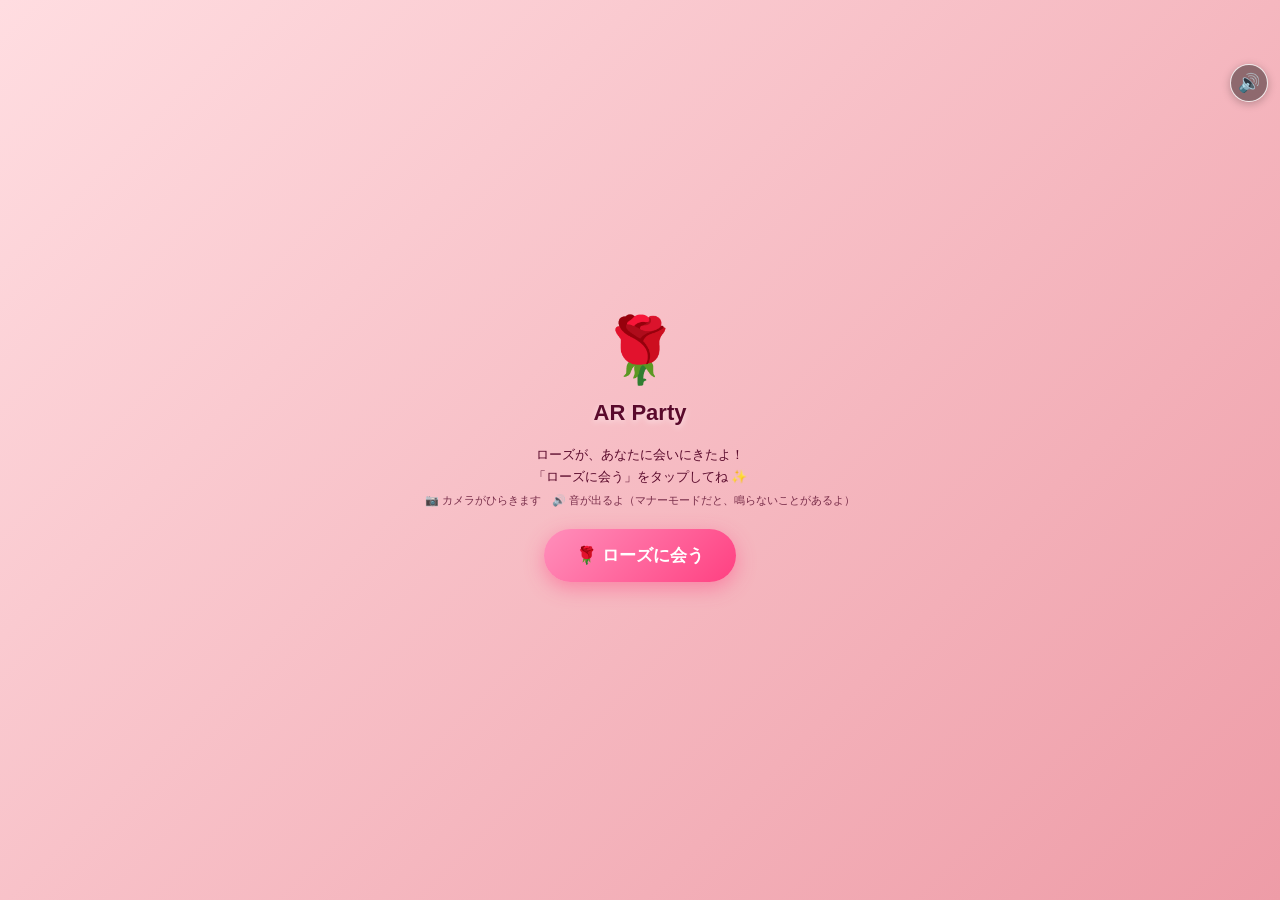
<file: index.html>
<!DOCTYPE html>
<html lang="ja">
<head>
<meta charset="UTF-8" />
<meta name="viewport" content="width=device-width, initial-scale=1.0, maximum-scale=1.0, user-scalable=no, viewport-fit=cover" />
<meta name="apple-mobile-web-app-capable" content="yes" />
<script>
/* 何かうまくいかないとき、画面の下に理由を出す（スクリーンショットを送ってもらうための目印） */
(function(){
  function show(m){ try{
    var b = document.getElementById('__err');
    if(!b){ b = document.createElement('div'); b.id = '__err';
      b.style.cssText = 'position:fixed;left:8px;right:8px;bottom:8px;z-index:99999;background:rgba(160,20,20,.95);color:#fff;font:12px/1.5 monospace;padding:8px 10px;border-radius:10px;max-height:34vh;overflow:auto;white-space:pre-wrap;word-break:break-all';
      b.onclick = function(){ b.parentNode && b.parentNode.removeChild(b); };
      (document.body || document.documentElement).appendChild(b); b.textContent = '⚠️ うまく動かないところがあるよ（タップでとじる）'; }
    if(b.textContent.length < 900) b.textContent += '\n' + m;
  }catch(x){} }
  window.addEventListener('error', function(e){
    var t = e.target;
    if(t && t !== window && t.tagName){            // ファイルが読みこめなかった
      if(t.tagName === 'SCRIPT') show('読みこめない: ' + (t.src || '').split('/').slice(-1)[0]);
      else if(t.tagName === 'LINK' && /hub\.css/.test(t.href || '')) show('読みこめない: hub.css');
      return;
    }
    show((e.message || 'エラー') + '  [' + String(e.filename || '').split('/').pop() + ':' + (e.lineno || '?') + ']');
  }, true);
  window.addEventListener('unhandledrejection', function(e){
    var r = e.reason, m = String((r && (r.message || r.name)) || r);
    if(/NotAllowed|Abort|play\(\)|decode|interrupt/i.test(m)) return;     // 音まわりの、こまかい失敗は出さない
    show('Promise: ' + m);
  });
})();
</script>
<title>AR Party 🌹 ローズ登場</title>
<style>
  /* カメラが使えなくても、まっ黒にならないように、背景はピンクにしておく */
  html, body { margin:0; padding:0; width:100%; height:100%; overflow:hidden; background:linear-gradient(160deg,#ffe3ec 0%,#f7b6cf 55%,#c9b6ff 100%);
    font-family:"Hiragino Maru Gothic Pro","M PLUS Rounded 1c",sans-serif; color:#fff;
    -webkit-user-select:none; user-select:none; -webkit-tap-highlight-color:transparent; touch-action:manipulation; }

  /* カメラ映像（うしろ）。うつった時だけ表示する */
  #cam { position:fixed; inset:0; width:100%; height:100%; object-fit:cover; z-index:0; display:none; background:#000; }
  #cam.on { display:block; }

  .top-bar { position:fixed; top:env(safe-area-inset-top,0); left:0; right:0; padding:14px 18px; z-index:30; display:flex; align-items:center; justify-content:space-between;
    background:linear-gradient(180deg,rgba(0,0,0,.45),rgba(0,0,0,0)); pointer-events:none; }
  .top-bar .title { font-weight:700; font-size:15px; text-shadow:0 1px 4px rgba(0,0,0,.6); }
  .top-bar .title small { font-weight:500; opacity:.9; font-size:11px; display:block; }

  .bottom-bar { position:fixed; left:0; right:0; bottom:env(safe-area-inset-bottom,0); padding:14px 16px 24px; z-index:30;
    display:flex; gap:10px; align-items:center; justify-content:center; flex-wrap:wrap; pointer-events:none;
    background:linear-gradient(0deg,rgba(0,0,0,.5),rgba(0,0,0,0)); }
  .hint { background:rgba(0,0,0,.5); border-radius:14px; padding:8px 14px; font-size:13px; text-align:center; }
  .home-btn { display:none; align-items:center; gap:8px; background:linear-gradient(135deg,#ff8fbb,#ff4081); color:#fff; text-decoration:none;
    border:none; border-radius:999px; padding:12px 18px; font-size:14px; font-weight:700; box-shadow:0 6px 20px rgba(255,64,129,.45); cursor:pointer; pointer-events:auto; }
  .home-btn.show { display:inline-flex; animation:bounceIn .6s both; }
  .home-btn.sub { background:rgba(255,255,255,.92); color:#c2185b; box-shadow:0 4px 14px rgba(0,0,0,.25); }
  @keyframes bounceIn { 0% { transform:scale(.6); opacity:0; } 60%{ transform:scale(1.08); opacity:1; } 100%{ transform:scale(1); } }

  .bubble { position:fixed; left:50%; bottom:calc(110px + env(safe-area-inset-bottom,0px)); transform:translateX(-50%);
    max-width:80vw; background:#fff; color:#5a0a2c; border-radius:18px; padding:10px 16px;
    font-size:14px; font-weight:600; line-height:1.45; box-shadow:0 6px 22px rgba(0,0,0,.35);
    border:2px solid #ff4081; opacity:0; pointer-events:none; transition:opacity .35s,transform .35s; z-index:40; text-align:center; }
  .bubble.show { opacity:1; transform:translateX(-50%) translateY(-4px); }

  .note { position:fixed; left:50%; top:calc(70px + env(safe-area-inset-top,0px)); transform:translateX(-50%); z-index:45; max-width:76vw; text-align:center;
    background:rgba(0,0,0,.6); color:#fff; font-size:12px; line-height:1.5; padding:8px 14px; border-radius:14px; opacity:0; pointer-events:none; transition:opacity .35s; }
  .note.show { opacity:1; }

  .start-veil { position:fixed; inset:0; z-index:60; display:flex; align-items:center; justify-content:center; flex-direction:column;
    background:linear-gradient(135deg,#ffdde1,#ee9ca7); color:#5a0a2c; gap:18px; transition:opacity .4s; padding:24px; }
  .start-veil.hide { opacity:0; pointer-events:none; }
  .start-veil .big { font-size:64px; line-height:1; animation:bob 2.6s ease-in-out infinite; }
  @keyframes bob { 0%,100%{ transform:translateY(0) rotate(-3deg); } 50%{ transform:translateY(-10px) rotate(3deg); } }
  .start-veil h1 { font-size:22px; margin:0; text-shadow:0 2px 6px rgba(255,255,255,.6); }
  .start-veil p { font-size:13px; margin:0; max-width:80vw; text-align:center; line-height:1.7; }
  .start-veil button { background:linear-gradient(135deg,#ff8fbb,#ff4081); color:#fff; border:none; border-radius:999px;
    padding:15px 32px; font-size:17px; font-weight:700; cursor:pointer; box-shadow:0 6px 20px rgba(255,64,129,.45); font-family:inherit; }

  /* ---------- ローズ本体 ---------- */
  .rose-box { position:fixed; left:0; top:0; z-index:28; opacity:0; pointer-events:none;
    transform-origin:50% 88%; will-change:transform,opacity; transition:opacity .25s; }
  .rose-box.on { opacity:1; }
  .rose-float { width:100%; height:100%; animation:roseFloat 4.4s ease-in-out infinite; will-change:transform; }
  .rose-box img { display:block; width:100%; height:100%; object-fit:contain; pointer-events:none; -webkit-user-drag:none;
    filter:drop-shadow(0 14px 18px rgba(0,0,0,.3)); }
  @keyframes roseFloat {
    0%   { transform:translate(0,0) rotate(-1.6deg); }
    25%  { transform:translate(7px,-12px) rotate(0deg); }
    50%  { transform:translate(0,-20px) rotate(1.6deg); }
    75%  { transform:translate(-7px,-10px) rotate(0deg); }
    100% { transform:translate(0,0) rotate(-1.6deg); }
  }
</style>
</head>
<body>

<video id="cam" playsinline muted autoplay></video>

<div class="start-veil" id="startVeil">
  <div class="big">🌹</div>
  <h1>AR Party</h1>
  <p>ローズが、あなたに会いにきたよ！<br/>「ローズに会う」をタップしてね ✨<br/><span style="font-size:11px;opacity:.8">📷 カメラがひらきます　🔊 音が出るよ（マナーモードだと、鳴らないことがあるよ）</span></p>
  <button id="startBtn">🌹 ローズに会う</button>
</div>

<div class="top-bar">
  <div class="title">🌹 ローズ登場<small>AR Party</small></div>
</div>

<div class="note" id="note"></div>
<div class="rose-box" id="roseBox"><div class="rose-float"><img id="roseImg" src="rose_1.webp" alt="ローズ" draggable="false" /></div></div>

<div class="bubble" id="bubble"></div>

<div class="bottom-bar">
  <div class="hint" id="hint">🌹 ローズをさがしているよ…</div>
  <a class="home-btn" id="zukanBtn" href="zukan.html?new=rose">📖 ずかんにとうろく</a>
  <a class="home-btn sub" id="homeBtn" href="webar_fairy_world.html?new=rose">🏠 ホームへ戻る</a>
</div>

<script src="fairies.js?v=13"></script>
<script>
if(window.FAIRY_VERSION !== '13'){
  (function(){ var d = document.createElement('div');
    d.style.cssText = 'position:fixed;left:0;right:0;top:0;z-index:99998;background:#d32f2f;color:#fff;padding:10px 14px;font:700 13px/1.5 sans-serif;text-align:center';
    d.textContent = '⚠️ ファイルの新しさがそろっていません。ページを閉じて開き直してね。それでもだめなら、GitHubに ar_party のファイルを全部入れ直してね。';
    function add(){ document.body.appendChild(d); } if(document.body) add(); else document.addEventListener('DOMContentLoaded', add); })();
}
</script>
<script>
(function(){

  const $ = id => document.getElementById(id);
  const cam = $('cam'), box = $('roseBox'), img = $('roseImg'), bubble = $('bubble'), hint = $('hint'), note = $('note');
  const startVeil = $('startVeil'), startBtn = $('startBtn'), homeBtn = $('homeBtn'), zukanBtn = $('zukanBtn');

  const ROSE = FAIRIES.find(f => f.id === 'rose');
  const META = ROSE.img;
  const fx   = FairyFX.createLayer(document.body, true);
  if(window.FairySound && FairySound.preloadVoice) FairySound.preloadVoice('voice_rose_hello');   // 声のファイルを、先に読みこんでおく
  const snd = (name, a, b, c) => { try{ if(window.FairySound && FairySound[name]) return FairySound[name](a, b, c); }catch(e){} };

  // 画像を先に読み込んで、切り替えでチラつかないようにする
  const frameUrl = n => n + '.webp';
  const _load = n => { const i = new Image(); i.src = frameUrl(n); };
  [ROSE.frames.rest, ROSE.frames.blink].forEach(_load);                  // まず、ふだんの2まい
  setTimeout(() => { const go = () => ROSE.frames.jump.forEach(p => _load(p[0]));          // ジャンプ用は、あとからゆっくり
    if(window.requestIdleCallback) requestIdleCallback(go, {timeout:2000}); else go(); }, 1500);

  const S = { shown:false, enterT:1, enterAt:0, jumping:false, jumpStart:0, lastTrail:0 };
  const JUMP_MS = 3400, ENTER_MS = 1300;

  const ease = {
    outCubic: t => 1 - Math.pow(1 - t, 3),
    inQuad:   t => t * t,
    outBack:  t => { const c1 = 1.70158, c3 = c1 + 1; return 1 + c3*Math.pow(t-1,3) + c1*Math.pow(t-1,2); }
  };
  const clamp = (v, a, b) => Math.max(a, Math.min(b, v));

  // ============================================================
  // 毎フレーム：ローズの位置・大きさ（飛び出す／ジャンプ）
  // ============================================================
  let lastT = performance.now();
  function frame(now){
    requestAnimationFrame(frame);
    const dt = Math.min(64, now - lastT); lastT = now;
    if(!S.shown) return;
    const W = window.innerWidth, H = window.innerHeight;

    // 大きさ：画面の高さの約4割（横にはみ出さない）。位置：画面のまんなか
    const baseH = Math.min(H * 0.42, (W * 0.98) / META.aspect), baseW = baseH * META.aspect;
    const tx = W / 2, ty = H * 0.48;
    let px = tx, py = ty, sc = 1, sx = 1, sy = 1, rot = 0;

    // --- 飛び出す！ 画面の下から ぐーんと飛び出して、ぽよんと着地 ---
    if(S.enterT < 1){
      S.enterT = Math.min(1, S.enterT + dt / ENTER_MS);
      const t = S.enterT;
      py = ty + (1 - ease.outCubic(t)) * (H * 0.65);
      px = tx + Math.sin(t * Math.PI * 2) * W * 0.07 * (1 - t);
      sc = 0.12 + 0.88 * Math.max(0, ease.outBack(t));
      rot = Math.sin(t * Math.PI * 3) * 9 * (1 - t);
      if(now - S.lastTrail > 45){ S.lastTrail = now; for(let i=0;i<2;i++){ const p = bodyPoint(); FairyFX.spark(fx, p.x, p.y, fxo(1.3)); } }   // 飛びながらキラキラ
    }

    // --- ジャンプ：画面の中央めがけて大きく跳ぶ ---
    if(S.jumping){
      const p = (now - S.jumpStart) / JUMP_MS;
      if(p >= 1){ S.jumping = false; img.src = frameUrl(ROSE.frames.rest); }
      else {
        let r = 0;
        if(p > .19 && p < .47)      r = ease.outCubic((p - .19) / .28);
        else if(p >= .47 && p < .57) r = 1;
        else if(p >= .57 && p < .72) r = 1 - ease.inQuad((p - .57) / .15);
        const Smax = Math.min(2.6, (H * 0.80) / baseH, (W * 1.08) / (META.bodyW * baseW));
        const S_up = Math.max(1.2, Smax);
        sc *= 1 + (S_up - 1) * r;
        py = py + (H * 0.44 - py) * r - Math.sin(Math.PI * r) * H * 0.04;
        rot = 5 * Math.sin(p * Math.PI * 3) * r;
        if(p >= .08 && p < .19){ const q = Math.sin(Math.PI * (p - .08) / .11); sy *= 1 - .10 * q; sx *= 1 + .06 * q; }
        if(p >= .70 && p < .82){ const q = Math.sin(Math.PI * (p - .70) / .12); sy *= 1 - .11 * q; sx *= 1 + .08 * q; }
      }
    }

    box.style.width  = baseW.toFixed(1) + 'px';
    box.style.height = baseH.toFixed(1) + 'px';
    box.style.transform =
      `translate3d(${(px - baseW/2).toFixed(1)}px, ${(py - baseH/2).toFixed(1)}px, 0) ` +
      `rotate(${rot.toFixed(2)}deg) scale(${(sc*sx).toFixed(3)}, ${(sc*sy).toFixed(3)})`;
  }
  requestAnimationFrame(frame);

  // ============================================================
  // キラキラ（ふだん＆ジャンプ中）
  // ============================================================
  const fxo = (power) => ({ colors:ROSE.sparks, glyphs:ROSE.glyphs, size:17, power:power||1, dur:1500 });
  function bodyPoint(){
    const r = box.getBoundingClientRect();
    return { x: r.left + r.width*(META.cx + (Math.random()-.5)*META.bodyW*1.25),
             y: r.top  + r.height*(0.06 + Math.random()*0.88) };
  }
  (function idleSparkles(){
    if(S.shown && !S.jumping && S.enterT >= 1){
      const p = bodyPoint(); FairyFX.spark(fx, p.x, p.y, fxo(0.9));
      if(Math.random() < .5){ const q = bodyPoint(); FairyFX.spark(fx, q.x, q.y, fxo(0.9)); }
    }
    setTimeout(idleSparkles, 380 + Math.random()*420);
  })();

  // まばたき
  function blinkOnce(){
    if(S.jumping) return;
    img.src = frameUrl(ROSE.frames.blink);
    setTimeout(()=>{ if(!S.jumping) img.src = frameUrl(ROSE.frames.rest); }, 150);
  }
  (function scheduleBlink(){
    setTimeout(()=>{ if(S.shown){ blinkOnce(); if(Math.random() < .3) setTimeout(blinkOnce, 340); } scheduleBlink(); }, 2200 + Math.random()*2600);
  })();

  // ============================================================
  // タップでジャンプ（画面のどこをタップしてもOK）
  // ============================================================
  function onJump(){
    if(!S.shown || S.jumping || S.enterT < 1) return;
    S.jumping = true; S.jumpStart = performance.now();
    snd('jump'); setTimeout(()=>snd('land'), JUMP_MS * 0.72);
    let acc = 0;
    ROSE.frames.jump.forEach(([fr, frac]) => {
      setTimeout(()=>{ if(S.jumping) img.src = frameUrl(fr); }, acc * JUMP_MS);
      acc += frac;
    });
    setTimeout(()=>{ const p = bodyPoint(); FairyFX.burst(fx, p.x, p.y, 22, fxo(1.8)); }, JUMP_MS * .18);
    const trail = setInterval(()=>{ for(let i=0;i<3;i++){ const p = bodyPoint(); FairyFX.spark(fx, p.x, p.y, fxo(1.5)); } }, 55);
    setTimeout(()=>clearInterval(trail), JUMP_MS * .74);
    setTimeout(()=>{ const p = bodyPoint(); FairyFX.burst(fx, p.x, p.y, 34, fxo(2.4)); }, JUMP_MS * .70);
  }
  document.addEventListener('pointerdown', e => {
    if(e.target.closest && e.target.closest('.home-btn, .start-veil, #sndToggle')) return;
    onJump();
  });

  // ============================================================
  // ふきだし
  // ============================================================
  const voices = [
    'はじめまして！バラの妖精ローズよ 🌹',
    'タップして私のジャンプを見てね ✨',
    'いい香りと一緒にあそぼ〜 💕',
    'ローズの香りで満たすわ 🌹',
    'また会いに来てね ♪'
  ];
  function say(txt){ bubble.textContent = txt; bubble.classList.add('show'); setTimeout(()=>bubble.classList.remove('show'), 3500); }
  function startBubbles(){
    let i = 1;
    setTimeout(()=>say(voices[0]), 1500);
    setInterval(()=>{ say(voices[i % voices.length]); i++; }, 5500);
  }
  function showNote(t, ms){ note.textContent = t; note.classList.add('show'); setTimeout(()=>note.classList.remove('show'), ms || 3600); }

  // ============================================================
  // ローズが飛び出す！
  // ============================================================
  function showRose(){
    if(S.shown) return;
    try{ FairyStore.mark(ROSE); }catch(e){}                                  // 「見つけた」を記録
    S.shown = true; S.enterT = 0; S.enterAt = performance.now();
    box.classList.add('on');
    snd('jump');                                                              // ぴゅーん！
    setTimeout(()=>snd('register'), 850);                                    // 着地：キラキラ音
    setTimeout(()=>snd('say', 'voice_rose_hello', 'はじめまして！ローズよ。よろしくね！', 'rose'), 1500);   // かわいい声で「はじめまして」
    setTimeout(()=>{ const p = bodyPoint(); FairyFX.burst(fx, p.x, p.y, 34, fxo(2.2)); }, 900);
    setTimeout(()=>{ hint.textContent = '💡 ローズをタップすると、画面いっぱいにジャンプするよ 🌹'; zukanBtn.classList.add('show'); homeBtn.classList.add('show'); }, 1900);
    startBubbles();
  }

  // ============================================================
  // カメラ（なくても遊べる。使えない時は、ピンクの背景のまま）
  // ============================================================
  async function startCamera(){
    try{
      if(!navigator.mediaDevices || !navigator.mediaDevices.getUserMedia) throw new Error('no camera api');
      const stream = await navigator.mediaDevices.getUserMedia({ video:{ facingMode:{ ideal:'environment' } }, audio:false });
      cam.srcObject = stream; await cam.play(); cam.classList.add('on');
    }catch(e){
      showNote('カメラが使えなかったので、ピンクの背景であそぶよ 🌸', 4200);
    }
  }

  startBtn.addEventListener('click', () => {
    snd('unlock');                                // iPhone は、タップの時に音を有効にする
    startVeil.classList.add('hide');
    setTimeout(() => startVeil.style.display = 'none', 450);
    showRose();                                   // 待たずに、すぐ飛び出す
    startCamera();                                // カメラは、あとから（ゆるしてもらえたら）うしろに出る
  });

  // ?dev=1 … 動きの確認用（「ローズに会う」を自動で押す）
  if(new URLSearchParams(location.search).get('dev') === '1') setTimeout(() => startBtn.click(), 300);

})();
</script>
</body>
</html>
</file>
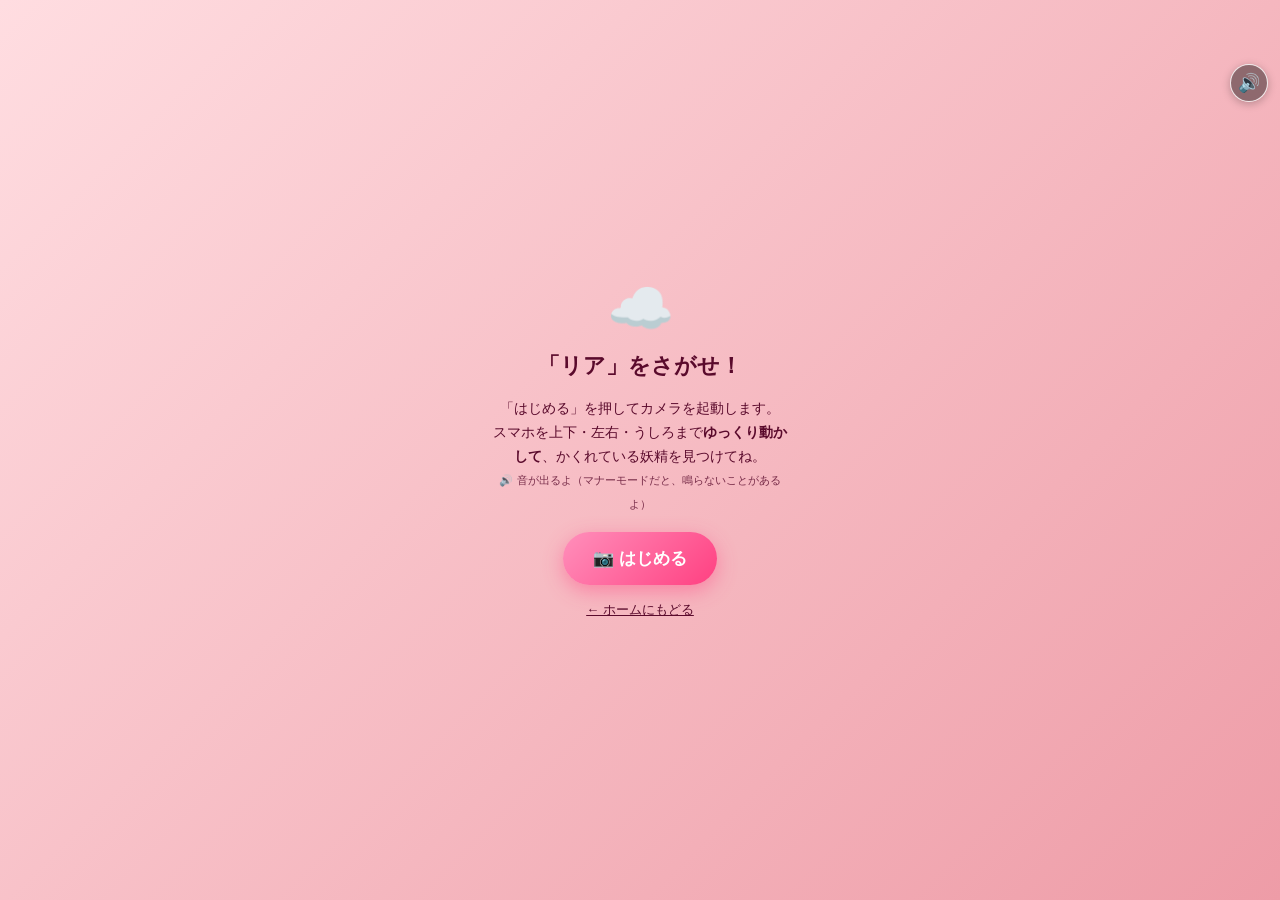
<file: find.html>
<!DOCTYPE html>
<html lang="ja">
<head>
<meta charset="UTF-8" />
<meta name="viewport" content="width=device-width, initial-scale=1.0, maximum-scale=1.0, user-scalable=no, viewport-fit=cover" />
<meta name="apple-mobile-web-app-capable" content="yes" />
<script>
/* 何かうまくいかないとき、画面の下に理由を出す（スクリーンショットを送ってもらうための目印） */
(function(){
  function show(m){ try{
    var b = document.getElementById('__err');
    if(!b){ b = document.createElement('div'); b.id = '__err';
      b.style.cssText = 'position:fixed;left:8px;right:8px;bottom:8px;z-index:99999;background:rgba(160,20,20,.95);color:#fff;font:12px/1.5 monospace;padding:8px 10px;border-radius:10px;max-height:34vh;overflow:auto;white-space:pre-wrap;word-break:break-all';
      b.onclick = function(){ b.parentNode && b.parentNode.removeChild(b); };
      (document.body || document.documentElement).appendChild(b); b.textContent = '⚠️ うまく動かないところがあるよ（タップでとじる）'; }
    if(b.textContent.length < 900) b.textContent += '\n' + m;
  }catch(x){} }
  window.addEventListener('error', function(e){
    var t = e.target;
    if(t && t !== window && t.tagName){            // ファイルが読みこめなかった
      if(t.tagName === 'SCRIPT') show('読みこめない: ' + (t.src || '').split('/').slice(-1)[0]);
      else if(t.tagName === 'LINK' && /hub\.css/.test(t.href || '')) show('読みこめない: hub.css');
      return;
    }
    show((e.message || 'エラー') + '  [' + String(e.filename || '').split('/').pop() + ':' + (e.lineno || '?') + ']');
  }, true);
  window.addEventListener('unhandledrejection', function(e){
    var r = e.reason, m = String((r && (r.message || r.name)) || r);
    if(/NotAllowed|Abort|play\(\)|decode|interrupt/i.test(m)) return;     // 音まわりの、こまかい失敗は出さない
    show('Promise: ' + m);
  });
})();
</script>
<title>AR Party 🔍 妖精をさがせ</title>
<style>
  html, body { margin:0; padding:0; width:100%; height:100%; overflow:hidden; background:#1a1230;
    font-family:"Hiragino Maru Gothic Pro","M PLUS Rounded 1c",sans-serif; color:#fff;
    -webkit-user-select:none; user-select:none; -webkit-tap-highlight-color:transparent; touch-action:none; }

  /* カメラ映像（うしろ） */
  #cam { position:fixed; inset:0; width:100%; height:100%; object-fit:cover; z-index:0; background:#1a1230; }
  #fallbackBg { position:fixed; inset:0; z-index:0; display:none;
    background:linear-gradient(160deg,#3a2a6a 0%,#7a4a8a 45%,#e58aa8 100%); }
  #fallbackBg.on { display:block; }

  .top-bar { position:fixed; top:0; left:0; right:0; z-index:40; padding:calc(12px + env(safe-area-inset-top,0px)) 14px 22px;
    display:flex; align-items:flex-start; justify-content:space-between; gap:10px;
    background:linear-gradient(180deg,rgba(0,0,0,.6),rgba(0,0,0,0)); pointer-events:none; }
  .top-bar .title { font-weight:700; font-size:16px; text-shadow:0 1px 4px rgba(0,0,0,.7); }
  .top-bar .title small { display:block; font-weight:500; font-size:11px; opacity:.9; margin-top:2px; }
  .mini-home { pointer-events:auto; text-decoration:none; color:#fff; font-size:12px; font-weight:700; white-space:nowrap;
    background:rgba(0,0,0,.45); border:1px solid rgba(255,255,255,.5); border-radius:999px; padding:7px 12px; }

  .hint { position:fixed; left:50%; transform:translateX(-50%); top:calc(74px + env(safe-area-inset-top,0px)); z-index:40;
    max-width:68vw; text-align:center; background:rgba(0,0,0,.5); border-radius:16px; padding:8px 14px; font-size:13px; font-weight:600;
    line-height:1.45; pointer-events:none; transition:opacity .3s; }
  .hint.hide { opacity:0; }

  /* ---------- 妖精 ---------- */
  #fairy { position:fixed; left:0; top:0; z-index:20; opacity:0; pointer-events:none; will-change:transform,opacity; }
  #fairy .glow { position:absolute; left:50%; top:46%; width:130%; height:130%; transform:translate(-50%,-50%); border-radius:50%;
    background:radial-gradient(circle, rgba(255,255,255,.55) 0%, rgba(255,255,255,.18) 40%, rgba(255,255,255,0) 68%); pointer-events:none; }
  #fairy .fairy-body { position:relative; }
  #fairy .fairy-img { filter:drop-shadow(0 0 14px rgba(255,255,255,.85)) drop-shadow(0 10px 16px rgba(0,0,0,.35)); }
  #ring { position:absolute; left:50%; top:46%; width:118%; height:118%; transform:translate(-50%,-50%) rotate(-90deg); opacity:0; transition:opacity .25s; pointer-events:none; }
  #ring.on { opacity:1; }
  #ring circle { fill:none; stroke-width:5; stroke-linecap:round; }
  #ring .bg { stroke:rgba(255,255,255,.35); }
  #ring .fg { stroke:#ffe082; filter:drop-shadow(0 0 6px #ffd54f); }

  /* 画面のはしの「こっちだよ」矢印 */
  #arrow { position:fixed; left:0; top:0; z-index:35; width:46px; height:46px; margin:-23px 0 0 -23px; opacity:0; pointer-events:none; transition:opacity .4s; }
  #arrow.on { opacity:1; }
  #arrow svg { width:100%; height:100%; filter:drop-shadow(0 0 8px rgba(255,224,130,.95)); animation:arrowPulse 1.1s ease-in-out infinite; }
  @keyframes arrowPulse { 0%,100%{ transform:scale(1); opacity:.85; } 50%{ transform:scale(1.25); opacity:1; } }

  #nameplate { position:fixed; left:50%; transform:translateX(-50%); z-index:30; opacity:0; pointer-events:none; transition:opacity .5s;
    background:rgba(255,255,255,.93); color:#4a3b32; border:2px solid var(--fairy-color,#ff4081); border-radius:16px; padding:6px 16px; text-align:center; line-height:1.3; box-shadow:0 4px 14px rgba(0,0,0,.3); }
  #nameplate.on { opacity:1; }
  #nameplate strong { display:block; font-size:16px; color:var(--fairy-accent,#d81b60); }
  #nameplate span { font-size:11px; color:var(--fairy-accent,#d81b60); }

  .bubble { position:fixed; left:50%; top:calc(118px + env(safe-area-inset-top,0px)); transform:translateX(-50%) scale(.9);
    width:max-content; max-width:84vw; background:#fff; color:#4a3b32; border:3px solid var(--fairy-color,#ff4081); border-radius:20px; padding:12px 18px;
    font-size:16px; font-weight:700; line-height:1.5; text-align:center; box-shadow:0 8px 26px rgba(0,0,0,.35);
    opacity:0; pointer-events:none; transition:opacity .35s, transform .35s; z-index:45; }
  .bubble.show { opacity:1; transform:translateX(-50%) scale(1); }

  .toast { position:fixed; left:50%; top:calc(60px + env(safe-area-inset-top,0px)); transform:translate(-50%,-20px); z-index:46; opacity:0; pointer-events:none;
    background:linear-gradient(135deg,#ffb74d,#ff4081); color:#fff; border-radius:999px; padding:8px 18px; font-size:13px; font-weight:700; box-shadow:0 6px 18px rgba(0,0,0,.3);
    transition:opacity .4s, transform .4s; white-space:nowrap; }
  .toast.show { opacity:1; transform:translate(-50%,0); }

  .bottom-bar { position:fixed; left:0; right:0; bottom:0; z-index:40; padding:14px 16px calc(24px + env(safe-area-inset-bottom,0px));
    display:flex; gap:10px; align-items:center; justify-content:center; flex-wrap:wrap; pointer-events:none;
    background:linear-gradient(0deg,rgba(0,0,0,.55),rgba(0,0,0,0)); }
  .mode-pill { position:fixed; left:50%; transform:translateX(-50%); bottom:calc(14px + env(safe-area-inset-bottom,0px)); z-index:41; display:none; flex-direction:column; align-items:center; gap:6px;
    background:rgba(0,0,0,.55); border-radius:16px; padding:7px 14px; font-size:12px; font-weight:600; text-align:center; max-width:90vw; }
  .mode-pill.on { display:flex; }
  .mode-pill button { display:none; background:#fff; color:#d81b60; border:none; border-radius:999px; padding:7px 14px; font-size:12px; font-weight:700; font-family:inherit; cursor:pointer; }
  .mode-pill.can-ask button { display:inline-block; }
  .btn { pointer-events:auto; display:none; align-items:center; gap:8px; text-decoration:none; color:#fff; border:none; border-radius:999px; padding:13px 22px;
    font-size:15px; font-weight:700; cursor:pointer; font-family:inherit; background:linear-gradient(135deg,#ff8fbb,#ff4081); box-shadow:0 6px 20px rgba(255,64,129,.5); }
  .btn.show { display:inline-flex; animation:bounceIn .6s both; }
  .btn.sub { background:rgba(255,255,255,.92); color:#c2185b; box-shadow:0 4px 14px rgba(0,0,0,.25); }
  @keyframes bounceIn { 0%{ transform:scale(.6); opacity:0; } 60%{ transform:scale(1.08); opacity:1; } 100%{ transform:scale(1); } }

  .start-veil { position:fixed; inset:0; z-index:60; display:flex; align-items:center; justify-content:center; flex-direction:column; gap:16px; padding:24px; text-align:center;
    background:linear-gradient(135deg,#ffdde1,#ee9ca7); color:#5a0a2c; transition:opacity .4s; }
  .start-veil.hide { opacity:0; pointer-events:none; }
  .start-veil .big { font-size:54px; line-height:1; }
  .start-veil h1 { font-size:22px; margin:0; }
  .start-veil p { font-size:14px; margin:0; max-width:300px; line-height:1.7; }
  .start-veil button { background:linear-gradient(135deg,#ff8fbb,#ff4081); color:#fff; border:none; border-radius:999px; padding:15px 30px; font-size:17px; font-weight:700;
    cursor:pointer; box-shadow:0 6px 20px rgba(255,64,129,.45); font-family:inherit; }
  .start-veil a { color:#5a0a2c; font-size:13px; }
</style>
</head>
<body>

<video id="cam" playsinline muted autoplay></video>
<div id="fallbackBg"></div>

<div id="fairy">
  <div class="glow"></div>
  <div class="fairy-body"><div class="fairy-jump"><img class="fairy-img" id="fimg" alt="" draggable="false" /></div></div>
  <svg id="ring" viewBox="0 0 100 100"><circle class="bg" cx="50" cy="50" r="46"/><circle class="fg" id="ringFg" cx="50" cy="50" r="46" stroke-dasharray="289" stroke-dashoffset="289"/></svg>
</div>

<div id="arrow"><svg viewBox="0 0 48 48"><path d="M8 24 L34 8 L28 24 L34 40 Z" fill="#ffe082" stroke="#fff" stroke-width="2" stroke-linejoin="round"/></svg></div>
<div id="nameplate"><strong id="npName"></strong><span id="npRole"></span></div>

<div class="top-bar">
  <div class="title" id="title">🔍 妖精をさがせ！<small>カメラをゆっくり動かして、かくれている妖精を見つけてね</small></div>
  <a class="mini-home" href="webar_fairy_world.html">🏠 ホーム</a>
</div>
<div class="hint" id="hint"></div>
<div class="toast" id="toast">🎉 見つけたよ！ ずかんに とうろくしよう</div>
<div class="bubble" id="bubble"></div>

<div class="mode-pill" id="modePill"><span id="modeText"></span><button id="sensorBtn" type="button">📡 向きセンサーをオンにする</button></div>

<div class="bottom-bar">
  <a class="btn" id="zukanBtn" href="zukan.html">📖 ずかんにとうろく</a>
  <a class="btn sub" id="homeBtn" href="webar_fairy_world.html">🏠 ホームへ戻る</a>
</div>

<div class="start-veil" id="startVeil">
  <div class="big" id="vIcon">🔍</div>
  <h1 id="vTitle">妖精をさがせ！</h1>
  <p id="vText">「はじめる」を押してカメラを起動します。<br/>スマホを上下・左右・うしろまで<b>ゆっくり動かして</b>、かくれている妖精を見つけてね。<br/><span style="font-size:11px;opacity:.8">🔊 音が出るよ（マナーモードだと、鳴らないことがあるよ）</span></p>
  <button id="startBtn">📷 はじめる</button>
  <a href="webar_fairy_world.html">← ホームにもどる</a>
</div>

<script src="fairies.js?v=13"></script>
<script>
if(window.FAIRY_VERSION !== '13'){
  (function(){ var d = document.createElement('div');
    d.style.cssText = 'position:fixed;left:0;right:0;top:0;z-index:99998;background:#d32f2f;color:#fff;padding:10px 14px;font:700 13px/1.5 sans-serif;text-align:center';
    d.textContent = '⚠️ ファイルの新しさがそろっていません。ページを閉じて開き直してね。それでもだめなら、GitHubに ar_party のファイルを全部入れ直してね。';
    function add(){ document.body.appendChild(d); } if(document.body) add(); else document.addEventListener('DOMContentLoaded', add); })();
}
</script>
<script>
(function(){
  // ============================================================
  // どの妖精をさがすか（?f=ria / tink / lily）
  // ============================================================
  const q = new URLSearchParams(location.search).get('f') || 'ria';
  const F = FAIRIES.find(x => x.id === q && x.search) || FAIRIES.find(x => x.id === 'ria');
  const META = F.img;

  const $ = id => document.getElementById(id);
  const cam = $('cam'), fallbackBg = $('fallbackBg'), fairyEl = $('fairy'), fimg = $('fimg');
  const hint = $('hint'), bubble = $('bubble'), toast = $('toast'), homeBtn = $('homeBtn');
  const arrow = $('arrow'), ring = $('ring'), ringFg = $('ringFg'), nameplate = $('nameplate');
  const startVeil = $('startVeil'), startBtn = $('startBtn');
  const jumpEl = fairyEl.querySelector('.fairy-jump');

  // 見た目の色・文言
  document.documentElement.style.setProperty('--fairy-color', F.color);
  document.documentElement.style.setProperty('--fairy-accent', F.accent);
  fairyEl.style.setProperty('--fairy-color', F.color);
  nameplate.style.setProperty('--fairy-color', F.color);
  nameplate.style.setProperty('--fairy-accent', F.accent);
  bubble.style.setProperty('--fairy-color', F.color);
  const emoji = (F.role || '✨').split(' ')[0];
  $('vIcon').textContent = emoji;
  $('vTitle').textContent = '「' + F.name + '」をさがせ！';
  $('title').innerHTML = emoji + ' ' + F.name + 'をさがせ！<small>カメラをゆっくり動かして、かくれている妖精を見つけてね</small>';
  $('npName').textContent = F.name;
  $('npRole').textContent = F.role;
  document.title = 'AR Party 🔍 ' + F.name + 'をさがせ';
  homeBtn.href = 'webar_fairy_world.html?new=' + encodeURIComponent(F.id);
  const zukanBtn = $('zukanBtn');
  zukanBtn.href = 'zukan.html?new=' + encodeURIComponent(F.id);
  if(F.emblem){ const _e = new Image(); _e.src = F.emblem; }

  FairyFX.injectStyle();
  FairySound.preloadVoice('voice_' + F.id + '_thanks');             // 声のファイルを、先に読みこんでおく
  const fx = FairyFX.createLayer(document.body, true);
  const fxo = p => ({ colors:F.sparks, glyphs:F.glyphs, size:17, power:p || 1, dur:1500 });

  // 画像の先読み
  const frameUrl = n => (/\.(png|webp)$/.test(n) ? n : n + '.webp');
  const _load = n => { const i = new Image(); i.src = frameUrl(n); };
  [F.frames.rest, F.frames.blink].forEach(_load);                         // まず、ふだんの2まい
  setTimeout(() => { const go = () => F.frames.jump.forEach(p => _load(p[0]));             // ジャンプ用は、あとからゆっくり
    if(window.requestIdleCallback) requestIdleCallback(go, {timeout:2000}); else go(); }, 1500);
  fimg.src = frameUrl(F.frames.rest);

  // ============================================================
  // 向き（ジャイロ）→ カメラの向きベクトル
  //   世界: x=東 y=北 z=上。 カメラは うらカメラ = 端末の -z 方向
  // ============================================================
  const D2R = Math.PI / 180;
  let gyro = null;                 // {a,b,g} (ラジアン)
  let mode = 'wait';               // wait | gyro | drag
  let heading0 = 0;                // はじめに向いていた方角
  const drag = { yaw:0, pitch:0, active:false, moved:0, lx:0, ly:0 };
  const user = { yaw:0, pitch:0 };    // センサーのモードで、ゆびでずらした分

  function applyR(a, b, g, v){      // R = Rz(a)·Rx(b)·Ry(g)
    const ca = Math.cos(a), sa = Math.sin(a), cb = Math.cos(b), sb = Math.sin(b), cg = Math.cos(g), sg = Math.sin(g);
    // Ry
    let x = cg*v[0] + sg*v[2], y = v[1], z = -sg*v[0] + cg*v[2];
    // Rx
    let y2 = cb*y - sb*z, z2 = sb*y + cb*z;
    // Rz
    return [ca*x - sa*y2, sa*x + ca*y2, z2];
  }
  function screenAngle(){
    if(screen.orientation && typeof screen.orientation.angle === 'number') return screen.orientation.angle;
    return ((window.orientation || 0) + 360) % 360;
  }
  function basisFromGyro(){
    const ang = screenAngle();
    let R_d = [1,0,0], U_d = [0,1,0];
    if(ang === 90){ R_d = [0,-1,0]; U_d = [1,0,0]; }
    else if(ang === 180){ R_d = [-1,0,0]; U_d = [0,-1,0]; }
    else if(ang === 270){ R_d = [0,1,0]; U_d = [-1,0,0]; }
    return {
      f: applyR(gyro.a, gyro.b, gyro.g, [0,0,-1]),
      r: applyR(gyro.a, gyro.b, gyro.g, R_d),
      u: applyR(gyro.a, gyro.b, gyro.g, U_d)
    };
  }
  function basisFromDrag(){
    const y = drag.yaw, p = drag.pitch;
    const f = [Math.sin(y)*Math.cos(p), Math.cos(y)*Math.cos(p), Math.sin(p)];
    const r = [Math.cos(y), -Math.sin(y), 0];
    const u = [r[1]*f[2] - r[2]*f[1], r[2]*f[0] - r[0]*f[2], r[0]*f[1] - r[1]*f[0]];
    return { f, r, u };
  }
  const dot = (a, b) => a[0]*b[0] + a[1]*b[1] + a[2]*b[2];
  function headingOf(b){
    // 上や下を向きすぎている時は、画面の「上」の向きで方角を決める
    if(Math.abs(b.f[2]) < 0.8) return Math.atan2(b.f[0], b.f[1]);
    return Math.atan2(b.u[0], b.u[1]);
  }

  // センサーが本当に動いているかの見張り（動かない・固まっている時は、ゆびモードに切りかえる）
  const sensor = { n:0, minA:1e9, maxA:-1e9, minB:1e9, maxB:-1e9, minG:1e9, maxG:-1e9 };
  function resetSensorStats(){ sensor.minA = sensor.minB = sensor.minG = 1e9; sensor.maxA = sensor.maxB = sensor.maxG = -1e9; }
  window.addEventListener('deviceorientation', e => {
    if(e.beta == null || e.gamma == null || e.alpha == null) return;
    gyro = { a:e.alpha*D2R, b:e.beta*D2R, g:e.gamma*D2R };
    sensor.n++;
    sensor.minA = Math.min(sensor.minA, e.alpha); sensor.maxA = Math.max(sensor.maxA, e.alpha);
    sensor.minB = Math.min(sensor.minB, e.beta);  sensor.maxB = Math.max(sensor.maxB, e.beta);
    sensor.minG = Math.min(sensor.minG, e.gamma); sensor.maxG = Math.max(sensor.maxG, e.gamma);
    if(mode === 'wait'){ mode = 'gyro'; heading0 = headingOf(basisFromGyro()); updatePill(); }
  }, {passive:true});
  const sensorMoved = () => (sensor.maxA - sensor.minA > 0.05) || (sensor.maxB - sensor.minB > 0.05) || (sensor.maxG - sensor.minG > 0.05);

  // ドラッグで見回す（ジャイロが無いPC・許可されなかった時）
  document.addEventListener('pointerdown', e => {
    drag.active = true; drag.moved = 0; drag.lx = e.clientX; drag.ly = e.clientY;
  });
  document.addEventListener('pointermove', e => {
    if(!drag.active) return;
    const dx = e.clientX - drag.lx, dy = e.clientY - drag.ly;
    drag.lx = e.clientX; drag.ly = e.clientY; drag.moved += Math.abs(dx) + Math.abs(dy);
    const k = dragRad();
    if(mode === 'drag'){
      drag.yaw  += dx * k;                                         // 右にドラッグ → 右を向く
      drag.pitch = Math.max(-1.2, Math.min(1.2, drag.pitch - dy * k));  // 上にドラッグ → 上を向く
    } else if(mode === 'gyro' && drag.moved > 14){
      // センサーのモードでも、ゆびで「向き」を少しずらせる（ずれの手直し）
      user.yaw += dx * k; user.pitch = Math.max(-1.2, Math.min(1.2, user.pitch - dy * k));
    }
  });
  document.addEventListener('pointerup', e => {
    if(e.target && e.target.closest && e.target.closest('#sndToggle')){ drag.active = false; return; }
    const wasTap = drag.active && drag.moved < 10;
    drag.active = false;
    if(wasTap) onTap(e.clientX, e.clientY);
  });
  // パソコンでは矢印キーでも見回せる
  document.addEventListener('keydown', e => {
    if(mode !== 'drag') return;
    const st = 8 * D2R;
    if(e.key === 'ArrowLeft')  drag.yaw -= st;
    if(e.key === 'ArrowRight') drag.yaw += st;
    if(e.key === 'ArrowUp')    drag.pitch = Math.min(1.2, drag.pitch + st);
    if(e.key === 'ArrowDown')  drag.pitch = Math.max(-1.2, drag.pitch - st);
  });
  // ドラッグの感度：画面の大きさにかかわらず「600px で約110°」
  function dragRad(){ return (110 * D2R) / Math.min(window.innerWidth, 600); }

  function focal(){
    const W = window.innerWidth, H = window.innerHeight;
    return (Math.max(W, H) / 2) / Math.tan(32.5 * D2R);     // 長いほうが約65°
  }

  // ============================================================
  // 妖精の「かくれている方向」
  // ============================================================
  const hideYaw = F.search.yaw * D2R, hidePitch = F.search.pitch * D2R;
  let assist = 0;                       // 0 = かくれ場所どおり ／ 1 = だいぶ近づいてくる
  function fairyDir(){
    let yaw = heading0 + hideYaw * (1 - 0.8 * assist);
    let pit = hidePitch * (1 - 0.6 * assist);
    if(mode === 'gyro'){ yaw -= user.yaw; pit = clamp(pit - user.pitch, -1.3, 1.3); }
    return [Math.sin(yaw)*Math.cos(pit), Math.cos(yaw)*Math.cos(pit), Math.sin(pit)];
  }

  // ============================================================
  // 状態
  // ============================================================
  const S = {
    started:false, found:false, startAt:0,
    sx:0, sy:0, haveS:false, alpha:0, visible:false, lock:0,
    foundAt:0, fromX:0, fromY:0, fromS:1, jumping:false
  };
  const RING_LEN = 289;

  const clamp = (v, a, b) => Math.max(a, Math.min(b, v));
  const ease = { outBack:t=>{ const c1=1.70158,c3=c1+1; return 1+c3*Math.pow(t-1,3)+c1*Math.pow(t-1,2); }, outCubic:t=>1-Math.pow(1-t,3), inQuad:t=>t*t };

  function sizes(){
    const W = window.innerWidth, H = window.innerHeight;
    let imgH = clamp(H * 0.30, 150, 340) / META.bodyRatio;
    let imgW = imgH * META.aspect;
    if(imgW > W * 0.92){ imgW = W * 0.92; imgH = imgW / META.aspect; }
    return { W, H, imgH, imgW, bodyH: imgH * META.bodyRatio };
  }
  function layoutFairy(){
    const z = sizes();
    fairyEl.style.width = z.imgW + 'px';
    fairyEl.style.height = z.imgH + 'px';
    fairyEl.style.setProperty('--img-h', z.imgH + 'px');
    fairyEl.style.setProperty('--float-amp', Math.min(14, Math.max(6, z.bodyH * 0.05)).toFixed(1) + 'px');
    fimg.style.left = (-(META.cx - 0.5) * z.imgW).toFixed(1) + 'px';
    return z;
  }
  layoutFairy();
  window.addEventListener('resize', layoutFairy);

  // ============================================================
  // メインループ
  // ============================================================
  let last = performance.now();
  function frame(now){
    requestAnimationFrame(frame);
    const dt = Math.min(64, now - last); last = now;
    if(!S.started) return;
    const z = sizes(), W = z.W, H = z.H, f = focal();
    if(!S.found) assist = clamp(((now - S.startAt) / 1000 - 12) / 18, 0, 1);   // 12秒たつと、18秒かけて近づく

    // --- カメラの向きから、妖精が画面のどこに見えるか ---
    let basis = null;
    if(mode === 'gyro' && gyro) basis = basisFromGyro();
    else if(mode === 'drag') basis = basisFromDrag();
    if(!basis) return;
    const d = fairyDir();
    const cz = dot(d, basis.f), cx = dot(d, basis.r), cy = dot(d, basis.u);
    let tx = W/2, ty = H/2, vis = false;
    if(cz > 0.05){
      tx = W/2 + f * (cx / cz);
      ty = H/2 - f * (cy / cz);
      vis = (tx > -z.imgW*0.3 && tx < W + z.imgW*0.3 && ty > -z.imgH*0.3 && ty < H + z.imgH*0.3);
    }
    S.visible = vis;
    if(vis && !S.wasVis && !S.found && now - (S.lastPing || 0) > 3000){ S.lastPing = now; FairySound.sparkle(); }   // 見えた！
    S.wasVis = vis;
    S.angle = Math.acos(clamp(cz, -1, 1)) * 180 / Math.PI;    // 妖精まで あと何度か

    let x, y, sc = 1;
    if(!S.found){
      if(vis){
        if(!S.haveS){ S.sx = tx; S.sy = ty; S.haveS = true; }
        S.sx += (tx - S.sx) * 0.4; S.sy += (ty - S.sy) * 0.4;
      } else { S.haveS = false; }
      S.alpha += ((vis ? 1 : 0) - S.alpha) * Math.min(1, dt / 220);
      x = S.sx; y = S.sy;

      // ロックオン（画面の真ん中に妖精を入れ続けると見つかる）
      const inCenter = vis && Math.abs(x - W/2) < W*0.24 && Math.abs(y - H*0.46) < H*0.17;
      S.lock = clamp(S.lock + (inCenter ? dt/1000/0.9 : -dt/1000/0.5), 0, 1);
      ring.classList.toggle('on', S.lock > 0.02);
      ringFg.style.strokeDashoffset = (RING_LEN * (1 - S.lock)).toFixed(1);
      if(S.lock >= 1) foundIt();

      updateHint(now, vis, inCenter);
      updateArrow(now, vis, cx, cy, W, H);
    } else {
      // 見つかったあと：画面の真ん中へふわっと移動して、ぴょんと登場
      const t = clamp((now - S.foundAt) / 1100, 0, 1);
      const e = ease.outCubic(t);
      const tx2 = W/2, ty2 = H*0.50;
      x = S.fromX + (tx2 - S.fromX) * e;
      y = S.fromY + (ty2 - S.fromY) * e;
      sc = S.fromS + (1.18 - S.fromS) * ease.outBack(t);
      S.alpha = 1;
      nameplate.style.top = (ty2 + z.bodyH * 0.5 + 8) + 'px';
    }

    fairyEl.style.opacity = S.alpha.toFixed(3);
    fairyEl.style.transform = 'translate3d(' + (x - z.imgW/2).toFixed(1) + 'px,' + (y - z.imgH/2).toFixed(1) + 'px,0) scale(' + sc.toFixed(3) + ')';
    S._x = x; S._y = y; S._z = z;
  }
  requestAnimationFrame(frame);

  // ============================================================
  // ヒント文・矢印
  // ============================================================
  let lastHint = '';
  function setHint(t){ if(t === lastHint) return; lastHint = t; hint.textContent = t; }
  function updateHint(now, vis, inCenter){
    const searchSec = (now - S.startAt) / 1000;
    if(inCenter) setHint('そのまま…そのまま…✨');
    else if(vis) setHint('いた！ 画面の真ん中に合わせてみてね 🔍');
    else if(assist > 0.05) setHint('✨ ' + F.name + 'がちょっと近づいてきたよ。矢印のほうを見てみてね');
    else if(S.angle < 35) setHint('もうすこし！ 矢印のほうへ、ちょっとだけ…');
    else if(S.angle < 75 && searchSec > 6) setHint('ちかいよ！ 矢印のほうへ体を向けてみてね');
    else if(searchSec > 9) setHint(F.hint);
    else setHint(mode === 'drag' ? '👆 ゆびを動かした向きに、まわりを見回せるよ（矢印キーもOK）' : '📱 スマホをゆっくり動かして、まわりを見回してね');
  }
  let lastArrowSpark = 0;
  function updateArrow(now, vis, cx, cy, W, H){
    const searchSec = (now - S.startAt) / 1000;
    const on = !vis && searchSec > 6;
    arrow.classList.toggle('on', on);
    if(!on) return;
    let ang = Math.atan2(-cy, cx);
    if(Math.abs(cx) < 0.02 && Math.abs(cy) < 0.02) ang = 0;      // ちょうどうしろ → 右へ
    const mx = 46, my = 150;
    const ex = W/2 + Math.cos(ang) * (W/2 - mx), ey = H/2 + Math.sin(ang) * (H/2 - my);
    arrow.style.transform = 'translate3d(' + clamp(ex, mx, W-mx).toFixed(1) + 'px,' + clamp(ey, my, H-90).toFixed(1) + 'px,0) rotate(' + (ang * 180 / Math.PI).toFixed(1) + 'deg)';
    if(now - lastArrowSpark > 450){
      lastArrowSpark = now;
      FairyFX.spark(fx, clamp(ex, mx, W-mx), clamp(ey, my, H-90), fxo(1));
    }
  }

  // ============================================================
  // ふだんのキラキラ（さがしている間も、見つけたあとも）
  // ============================================================
  function bodyPoint(){
    const r = fimg.getBoundingClientRect();
    return { x: r.left + r.width * (0.5 + (Math.random()-.5) * META.bodyW * 1.25),
             y: r.top  + r.height * (0.06 + Math.random() * 0.88) };
  }
  (function idle(){
    if(S.started && (S.visible || S.found) && !S.jumping && S.alpha > 0.3){
      const p = bodyPoint(); FairyFX.spark(fx, p.x, p.y, fxo(S.found ? 0.9 : 1.1));
      if(Math.random() < .5){ const q = bodyPoint(); FairyFX.spark(fx, q.x, q.y, fxo(S.found ? 0.9 : 1.1)); }
    }
    setTimeout(idle, 330 + Math.random() * 380);
  })();

  // まばたき
  function blinkOnce(){
    if(S.jumping) return;
    fimg.src = frameUrl(F.frames.blink);
    setTimeout(() => { if(!S.jumping) fimg.src = frameUrl(F.frames.rest); }, 150);
  }
  (function schedBlink(){
    setTimeout(() => { if(S.alpha > .3){ blinkOnce(); if(Math.random() < .3) setTimeout(blinkOnce, 340); } schedBlink(); }, 2200 + Math.random() * 2600);
  })();

  // ============================================================
  // 見つけた！
  // ============================================================
  function foundIt(){
    if(S.found) return;
    S.found = true; S.foundAt = performance.now();
    S.fromX = S._x || window.innerWidth/2; S.fromY = S._y || window.innerHeight/2; S.fromS = 1;
    ring.classList.remove('on'); arrow.classList.remove('on');
    hint.classList.add('hide'); pill.classList.remove('on');
    FairyStore.mark(F);
    FairySound.register();                                                              // ずかんにとうろく！のキラキラ音
    setTimeout(() => FairySound.say('voice_' + F.id + '_thanks', F.thanks[0], F.id), 900);  // 「見つけてくれてありがとう」
    if(navigator.vibrate) try{ navigator.vibrate([60, 40, 90]); }catch(e){}

    // キラキラ大爆発
    setTimeout(() => { const p = bodyPoint(); FairyFX.burst(fx, p.x, p.y, 40, fxo(2.4)); }, 250);
    setTimeout(() => { const p = bodyPoint(); FairyFX.burst(fx, p.x, p.y, 26, fxo(1.8)); }, 900);
    setTimeout(() => doJump(), 1100);

    // セリフ
    toast.classList.add('show');
    setTimeout(() => toast.classList.remove('show'), 3200);
    saySeq(F.thanks);
    nameplate.classList.add('on');
    setTimeout(() => { zukanBtn.classList.add('show'); homeBtn.classList.add('show'); }, 1800);
  }

  let sayTimers = [];
  function saySeq(lines){
    sayTimers.forEach(clearTimeout); sayTimers = [];
    lines.forEach((t, i) => {
      sayTimers.push(setTimeout(() => {
        bubble.textContent = t; bubble.classList.add('show');
        if(i < lines.length - 1) sayTimers.push(setTimeout(() => bubble.classList.remove('show'), 3400));
      }, 600 + i * 4200));
    });
  }

  // ============================================================
  // ジャンプ（ゆっくり・キラキラ付き）
  // ============================================================
  function doJump(){
    if(S.jumping) return;
    S.jumping = true;
    const T = F.frames.jumpMs || 2800;
    FairySound.jump(); setTimeout(() => FairySound.land(), T * 0.72);
    const z = S._z || sizes();
    const Hh = Math.min(z.H * 0.12, 120), Sx = 1.18;
    if(jumpEl.animate){
      jumpEl.animate([
        { transform:'translateY(0) scale(1,1)', offset:0 },
        { transform:'translateY(4px) scale(1.06,0.92)', offset:.16 },
        { transform:'translateY(' + (-Hh*0.55) + 'px) scale(0.97,1.07)', offset:.30 },
        { transform:'translateY(' + (-Hh) + 'px) scale(' + Sx + ',' + Sx + ')', offset:.46 },
        { transform:'translateY(' + (-Hh*0.92) + 'px) scale(' + Sx + ',' + Sx + ') rotate(2deg)', offset:.56 },
        { transform:'translateY(' + (-Hh*0.2) + 'px) scale(1,1.04)', offset:.66 },
        { transform:'translateY(0) scale(1.08,0.9)', offset:.72 },
        { transform:'translateY(-3px) scale(0.98,1.03)', offset:.82 },
        { transform:'translateY(0) scale(1,1)', offset:1 }
      ], { duration:T, easing:'ease-in-out' });
    }
    let acc = 0;
    F.frames.jump.forEach(([fr, frac]) => { setTimeout(() => { if(S.jumping) fimg.src = frameUrl(fr); }, acc * T); acc += frac; });
    setTimeout(() => { const p = bodyPoint(); FairyFX.burst(fx, p.x, p.y, 16, fxo(1.5)); }, T * .18);
    const trail = setInterval(() => { for(let i=0;i<2;i++){ const p = bodyPoint(); FairyFX.spark(fx, p.x, p.y, fxo(1.3)); } }, 60);
    setTimeout(() => clearInterval(trail), T * .74);
    setTimeout(() => { const p = bodyPoint(); FairyFX.burst(fx, p.x, p.y, 26, fxo(2.2)); }, T * .70);
    setTimeout(() => { fimg.src = frameUrl(F.frames.rest); S.jumping = false; }, T + 40);
  }

  // タップ：見つかったあとなら、もう一度ジャンプ。さがし中は妖精をタップしても見つかる
  function onTap(px, py){
    if(!S.started) return;
    if(S.found){ doJump(); return; }
    if(S.visible && S._z){
      const z = S._z;
      if(Math.hypot(px - S._x, py - S._y) < z.bodyH * 0.55) foundIt();
    }
  }

  // ============================================================
  // はじめる：カメラ ＋ 向きセンサー
  // ============================================================
  async function startCamera(){
    try{
      const stream = await navigator.mediaDevices.getUserMedia({
        video:{ facingMode:{ ideal:'environment' }, width:{ ideal:1280 }, height:{ ideal:720 } }, audio:false });
      cam.srcObject = stream;
      await cam.play();
      return true;
    }catch(err){
      fallbackBg.classList.add('on'); cam.style.display = 'none';
      return false;
    }
  }
  async function askMotion(){
    if(typeof DeviceOrientationEvent !== 'undefined' && typeof DeviceOrientationEvent.requestPermission === 'function'){
      try{ return (await DeviceOrientationEvent.requestPermission()) === 'granted'; }catch(e){ return false; }
    }
    return true;
  }

  // 画面の下の「いまのモード」表示
  const pill = $('modePill'), modeText = $('modeText'), sensorBtn = $('sensorBtn');
  const canAsk = (typeof DeviceOrientationEvent !== 'undefined' && typeof DeviceOrientationEvent.requestPermission === 'function');
  function updatePill(msg){
    if(!S.started){ pill.classList.remove('on'); return; }
    pill.classList.add('on');
    if(S.found){ pill.classList.remove('on'); return; }
    if(mode === 'gyro'){ modeText.textContent = '📡 スマホを動かして さがすモード（ゆびでドラッグすると、向きをずらせるよ）'; pill.classList.remove('can-ask'); }
    else { modeText.textContent = msg || '👆 ゆびでドラッグして さがすモード（スマホを動かしても変わらないよ）'; pill.classList.toggle('can-ask', canAsk); }
  }
  sensorBtn.addEventListener('click', async () => {
    const before = sensor.n;
    const ok = await askMotion();
    resetSensorStats();
    setTimeout(() => {
      if(ok && sensor.n > before + 2){
        mode = 'gyro'; gyro = gyro || {a:0,b:Math.PI/2,g:0}; heading0 = headingOf(basisFromGyro()); user.yaw = 0; user.pitch = 0; S.startAt = performance.now();
        updatePill();
        bubble.textContent = '向きセンサーがオンになったよ！ スマホを動かしてみてね 📱'; bubble.classList.add('show'); setTimeout(() => bubble.classList.remove('show'), 3500);
      } else {
        updatePill('👆 向きセンサーが使えませんでした。右下のコンパスのボタンで「Safariで開く」と動くことがあります');
      }
    }, 1200);
  });

  startBtn.addEventListener('click', async () => {
    FairySound.unlock();                       // iPhone は、タップの時に音を有効にする（いちばん先に）
    startBtn.disabled = true; startBtn.textContent = '準備中…';
    // iOS は「ユーザーのタップの直後」に許可を聞く必要がある。先に向きセンサー、つぎにカメラ。
    const motionOK = await askMotion();
    const camOK = await startCamera();
    startVeil.classList.add('hide');
    setTimeout(() => startVeil.style.display = 'none', 500);
    S.started = true; S.startAt = performance.now();
    if(mode === 'gyro' && gyro) heading0 = headingOf(basisFromGyro());   // 「はじめる」を押した時に向いていた方向を基準にする

    updatePill();
    resetSensorStats();
    // 向きセンサーの値が来るか、少し待つ
    setTimeout(() => {
      if(mode === 'wait'){
        mode = 'drag'; drag.yaw = 0; drag.pitch = 0; heading0 = 0;
        const why = motionOK ? 'このたんまつは向きセンサーが使えないので、' : '向きセンサーが許可されなかったので、';
        bubble.textContent = why + 'ゆびを動かした向きに見回せるよ 👆';
        bubble.classList.add('show'); setTimeout(() => bubble.classList.remove('show'), 4200);
        updatePill();
      }
    }, 1500);
    // 4秒たっても数字がぜんぜん変わらない（＝センサーが固まっている）時は、ゆびモードにする
    setTimeout(() => {
      if(mode === 'gyro' && !sensorMoved()){
        mode = 'drag'; drag.yaw = 0; drag.pitch = 0; heading0 = 0;
        bubble.textContent = '向きセンサーが動いていないので、ゆびで見回すモードにしたよ 👆';
        bubble.classList.add('show'); setTimeout(() => bubble.classList.remove('show'), 4200);
        updatePill('👆 ゆびでドラッグして さがすモード（このブラウザでは、スマホを動かしても変わりません）');
      }
    }, 4500);
    if(!camOK){
      bubble.textContent = 'カメラが使えなかったので、かわりの背景で遊べるよ（ブラウザのカメラ許可をたしかめてね）';
      bubble.classList.add('show'); setTimeout(() => bubble.classList.remove('show'), 5000);
    }
  });


  // 調べる用 ?debug=1 … 向きセンサーの状態を画面の左下に出す
  if(new URLSearchParams(location.search).get('debug') === '1'){
    const box = document.createElement('div');
    box.style.cssText = 'position:fixed;left:6px;bottom:90px;z-index:99;background:rgba(0,0,0,.65);color:#9f9;font:11px/1.4 monospace;padding:6px 8px;border-radius:8px;white-space:pre;pointer-events:none';
    document.body.appendChild(box);
    setInterval(() => {
      const d = fairyDir(), b = (mode === 'gyro' && gyro) ? basisFromGyro() : (mode === 'drag' ? basisFromDrag() : null);
      box.textContent = 'mode=' + mode + '  who=' + F.id + '\n' +
        'heading0=' + (heading0/D2R).toFixed(0) + '  assist=' + assist.toFixed(2) + '\n' +
        (b ? 'cz=' + dot(d,b.f).toFixed(2) + ' cx=' + dot(d,b.r).toFixed(2) + ' cy=' + dot(d,b.u).toFixed(2) : 'no basis') + '\n' +
        'visible=' + S.visible + ' lock=' + S.lock.toFixed(2);
    }, 250);
  }

  // 開発用 ?dev=1 … 「はじめる」を自動で押す
  if(new URLSearchParams(location.search).get('dev') === '1') setTimeout(() => startBtn.click(), 300);
})();
</script>
</body>
</html>
</file>
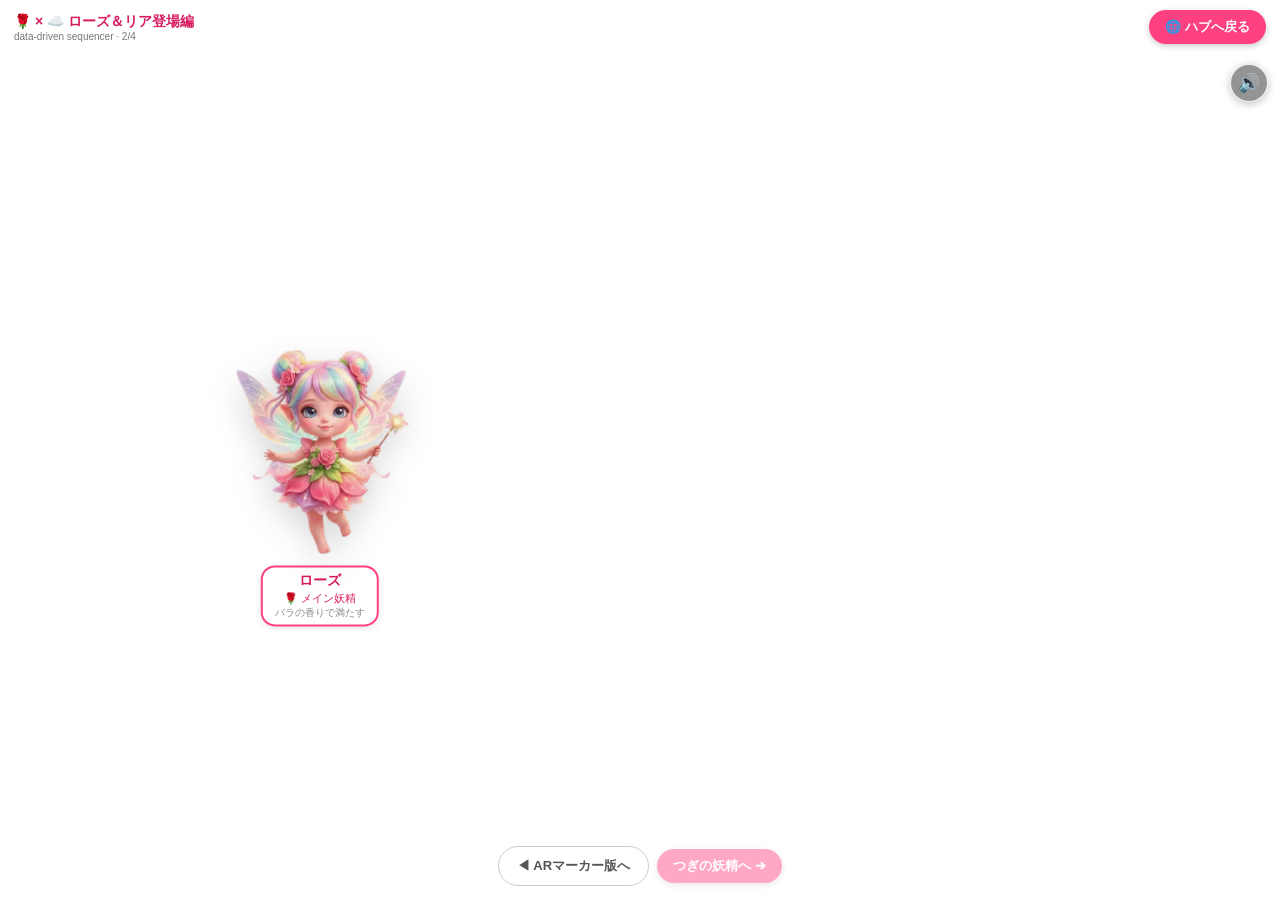
<file: index2.html>
<!DOCTYPE html>
<html lang="ja">
<head>
<meta charset="UTF-8">
<meta name="viewport" content="width=device-width, initial-scale=1.0">
<title>AR Party 🌹 ローズ × ☁️ リア ― おともだち登場編</title>
<style>
  *{box-sizing:border-box}
  body{margin:0;overflow:hidden;font-family:'M PLUS Rounded 1c','Hiragino Maru Gothic Pro',sans-serif;
       background:linear-gradient(135deg,#ffdde1 0%,#d7e9fc 100%);color:#4a3b32;user-select:none}
  #topbar,#bottombar{position:fixed;left:0;right:0;z-index:100;background:rgba(255,255,255,.7);
       backdrop-filter:blur(10px);-webkit-backdrop-filter:blur(10px);display:flex;align-items:center}
  #topbar{top:0;padding:10px 14px;justify-content:space-between;border-bottom:1px solid rgba(255,255,255,.5)}
  #bottombar{bottom:0;padding:14px;justify-content:center;gap:8px;border-top:1px solid rgba(255,255,255,.5)}
  #topbar h1{margin:0;font-size:14px;font-weight:700;color:#d81b60}
  #topbar h1 small{display:block;font-size:10px;color:#777;font-weight:500}
  .nav-btn{background:#ff4081;color:#fff;border:none;padding:8px 16px;border-radius:20px;font-size:13px;font-weight:700;cursor:pointer;
           box-shadow:0 2px 6px rgba(0,0,0,.2);transition:transform .15s,background-color .15s;text-decoration:none;display:inline-block}
  .nav-btn:hover{transform:translateY(-2px);background:#e91e63}
  .nav-btn:active{transform:scale(.96)}
  .nav-btn:disabled{opacity:.45;cursor:not-allowed}
  .ghost-btn{background:rgba(255,255,255,.6);color:#555;border:1px solid #ccc;padding:10px 18px;border-radius:22px;
             font-size:13px;font-weight:700;cursor:pointer}
  #stage{position:fixed;inset:50px 0 110px 0;overflow:hidden}

  /* ★ v3 のポイント: .fairy-card には opacity:0 を入れない */
  .fairy-card{position:absolute;left:var(--pos-x);top:var(--pos-y);
              transform:translate(-50%,-50%) scale(var(--scale));
              text-align:center;cursor:pointer}
  .fairy-img{width:280px;height:auto;max-height:230px;object-fit:contain;
             filter:drop-shadow(0 12px 18px rgba(0,0,0,.18));pointer-events:none}
  .fairy-img-fallback{font-size:120px;line-height:1;
                       filter:drop-shadow(0 8px 12px rgba(0,0,0,.2));pointer-events:none}
  .fairy-card.jumping .fairy-img,.fairy-card.jumping .fairy-img-fallback{animation:jumpBounce .5s ease}
  .fairy-name{margin-top:6px;background:rgba(255,255,255,.88);padding:8px 14px;border-radius:16px;
              display:inline-block;border:2px solid var(--fairy-color);
              box-shadow:0 2px 6px rgba(0,0,0,.1);font-size:13px}
  .fairy-name strong{font-size:14px;color:var(--fairy-accent);display:block}
  .fairy-name .role{font-size:11px;color:var(--fairy-accent)}
  .fairy-name .caption{display:block;font-size:10px;color:#888;margin-top:2px}

  .fairy-placeholder{width:220px;height:220px;border-radius:50%;
    background:radial-gradient(circle,color-mix(in srgb,var(--fairy-color) 30%,#fff) 0%,transparent 70%);
    border:3px dashed var(--fairy-color);
    display:flex;flex-direction:column;align-items:center;justify-content:center;
    color:var(--fairy-accent);animation:pulse 2s ease-in-out infinite}
  .fairy-placeholder .ph-icon{font-size:56px}
  .fairy-placeholder .ph-name{font-weight:700;font-size:13px;margin-top:6px}
  .fairy-placeholder .ph-hint{font-size:9px;color:#777;margin-top:4px}
  .fairy-placeholder .ph-hint code{background:#fff5;padding:1px 4px;border-radius:3px}

  @keyframes fadeBounce   { 0%{transform:translate(-50%,-50%) scale(0.4);}
                            60%{transform:translate(-50%,-50%) scale(1.15);}
                            80%{transform:translate(-50%,-50%) scale(0.95);}
                            100%{transform:translate(-50%,-50%) scale(1.0);} }
  @keyframes floatDown    { 0%{transform:translate(-50%,-160%) scale(0.6);}
                            70%{transform:translate(-50%,-45%)  scale(1.1);}
                            100%{transform:translate(-50%,-50%) scale(1.0);} }
  @keyframes sparkleBurst { 0%{transform:translate(-50%,-50%) scale(0.2) rotate(0deg);}
                            60%{transform:translate(-50%,-50%) scale(1.2) rotate(180deg);}
                            100%{transform:translate(-50%,-50%) scale(1.0) rotate(360deg);} }
  @keyframes windSweep    { 0%{transform:translate(-160%,-50%) scale(0.6);}
                            70%{transform:translate(-45%,-50%)  scale(1.1);}
                            100%{transform:translate(-50%,-50%) scale(1.0);} }
  .entry-fadeBounce   {animation:fadeBounce   1100ms cubic-bezier(.34,1.56,.64,1) forwards}
  .entry-floatDown    {animation:floatDown    1500ms cubic-bezier(.34,1.56,.64,1) forwards}
  .entry-sparkleBurst {animation:sparkleBurst 1300ms ease-out forwards}
  .entry-windSweep    {animation:windSweep    1300ms cubic-bezier(.34,1.56,.64,1) forwards}

  @keyframes pulse  { 0%,100%{box-shadow:0 0 0 0 color-mix(in srgb,var(--fairy-color) 40%,transparent);}
                      50%{box-shadow:0 0 0 14px transparent;} }
  @keyframes jumpBounce { 0%{transform:translateY(0)}
                          30%{transform:translateY(-30px) rotate(-3deg)}
                          60%{transform:translateY(0)    rotate(0deg)}
                          80%{transform:translateY(-10px) rotate(2deg)}
                          100%{transform:translateY(0)   rotate(0deg)} }

  .fairy-bubble{position:absolute;bottom:96%;left:50%;transform:translateX(-50%) scale(.85);
                background:#fff;color:#4a3b32;border:2px solid var(--fairy-color);
                padding:10px 16px;border-radius:18px;font-size:14px;font-weight:600;
                max-width:320px;min-width:180px;line-height:1.4;
                box-shadow:0 4px 14px rgba(0,0,0,.18);opacity:0;
                transition:opacity .3s ease,transform .3s ease;
                pointer-events:none;z-index:50;text-align:left}
  .fairy-bubble.show{opacity:1;transform:translateX(-50%) scale(1)}
  .fairy-bubble .b-name{display:block;background:var(--fairy-color);color:#fff;padding:2px 8px;border-radius:10px;
                        font-size:11px;font-weight:700;margin-bottom:4px;width:fit-content}
  .fairy-bubble .b-text{display:block;font-size:14px}
  .fairy-bubble::after{content:'';position:absolute;top:100%;left:50%;transform:translateX(-50%);
                       border:8px solid transparent;border-top-color:var(--fairy-color)}
</style>
</head>
<body>

<nav id="topbar">
  <h1>🌹 × ☁️ ローズ＆リア登場編
    <small>data-driven sequencer · 2/4</small></h1>
  <a class="nav-btn" href="webar_fairy_world.html">🌐 ハブへ戻る</a>
</nav>

<div id="stage"></div>

<nav id="bottombar">
  <button class="ghost-btn" onclick="location.href='index1.html'">◀ ARマーカー版へ</button>
  <button class="nav-btn" id="next-btn" disabled onclick="location.href='index3.html'">つぎの妖精へ ➔</button>
</nav>

<script src="fairies.js"></script>
<script>
  const stage = document.getElementById('stage');
  FairySequencer.buildNodes(stage, { onlyIds:['rose','ria'] });
  FairySequencer.runSequence(stage, { onlyIds:['rose','ria'] });
  setTimeout(()=>{ document.getElementById('next-btn').disabled = false; }, 4500);
</script>

<script type="module" src="https://static.cloudflareinsights.com/beacon.min.js/v31edd6df95cf4e85bb4c19e7a9bdbcba1788362987495" integrity="sha512-iIg7k2xntmwu6/uSb5tpc/hySgZc4eoL31yB29W6tJFo2akwjPWcEqnCEdJvGexCL0KEQwVYv5BlowfhVz26hg==" data-cf-beacon='{"version":"2024.11.0","token":"4edd5f8ec12a48cfa682ab8261b80a79","spa":2}' crossorigin="anonymous"></script>
</body>
</html>
</file>
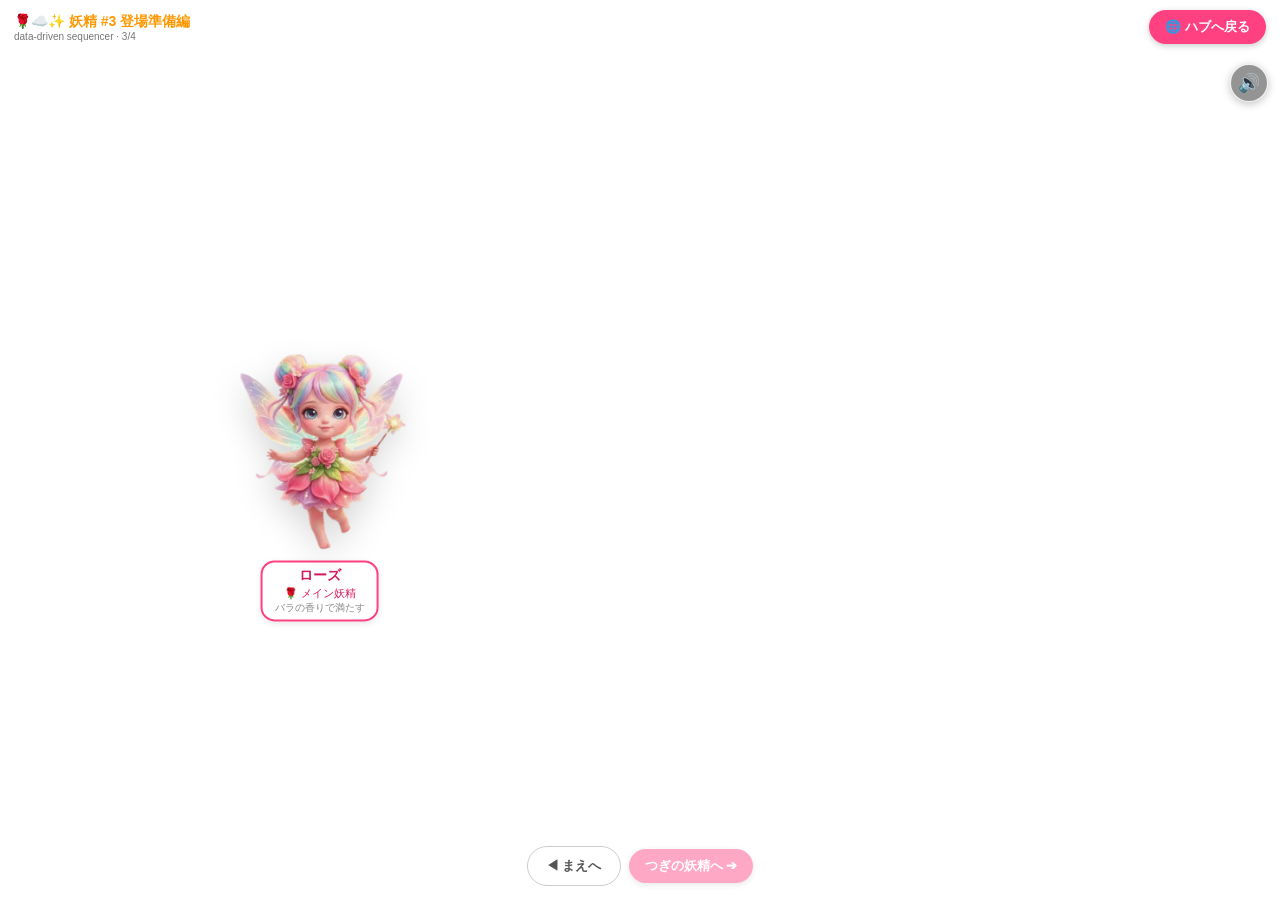
<file: index3.html>
<!DOCTYPE html>
<html lang="ja">
<head>
<meta charset="UTF-8">
<meta name="viewport" content="width=device-width, initial-scale=1.0">
<title>AR Party 🌹☁️✨ 妖精 #3 登場準備編</title>
<style>
  *{box-sizing:border-box}
  body{margin:0;overflow:hidden;font-family:'M PLUS Rounded 1c',sans-serif;
       background:linear-gradient(135deg,#fff0c4 0%,#ffdde1 50%,#d7e9fc 100%);color:#4a3b32;user-select:none}
  #topbar,#bottombar{position:fixed;left:0;right:0;z-index:100;background:rgba(255,255,255,.7);
       backdrop-filter:blur(10px);display:flex;align-items:center}
  #topbar{top:0;padding:10px 14px;justify-content:space-between;border-bottom:1px solid rgba(255,255,255,.5)}
  #bottombar{bottom:0;padding:14px;justify-content:center;gap:8px;border-top:1px solid rgba(255,255,255,.5)}
  #topbar h1{margin:0;font-size:14px;font-weight:700;color:#ff9800}
  #topbar h1 small{display:block;font-size:10px;color:#777;font-weight:500}
  .nav-btn{background:#ff4081;color:#fff;border:none;padding:8px 16px;border-radius:20px;font-size:13px;font-weight:700;cursor:pointer;
           box-shadow:0 2px 6px rgba(0,0,0,.2);transition:transform .15s;text-decoration:none;display:inline-block}
  .nav-btn:hover{transform:translateY(-2px);background:#e91e63}
  .nav-btn:active{transform:scale(.96)}
  .nav-btn:disabled{opacity:.45;cursor:not-allowed}
  .ghost-btn{background:rgba(255,255,255,.6);color:#555;border:1px solid #ccc;padding:10px 18px;border-radius:22px;font-size:13px;font-weight:700;cursor:pointer}
  #stage{position:fixed;inset:50px 0 110px 0;overflow:hidden}

  .fairy-card{position:absolute;left:var(--pos-x);top:var(--pos-y);
              transform:translate(-50%,-50%) scale(var(--scale));text-align:center;cursor:pointer}
  .fairy-img{width:260px;height:auto;max-height:220px;filter:drop-shadow(0 12px 18px rgba(0,0,0,.18));pointer-events:none}
  .fairy-img-fallback{font-size:110px;line-height:1;filter:drop-shadow(0 8px 12px rgba(0,0,0,.2));pointer-events:none}
  .fairy-card.jumping .fairy-img,.fairy-card.jumping .fairy-img-fallback{animation:jumpBounce .5s ease}
  .fairy-name{margin-top:6px;background:rgba(255,255,255,.88);padding:8px 14px;border-radius:16px;
              display:inline-block;border:2px solid var(--fairy-color);box-shadow:0 2px 6px rgba(0,0,0,.1);font-size:13px}
  .fairy-name strong{font-size:14px;color:var(--fairy-accent);display:block}
  .fairy-name .role{font-size:11px;color:var(--fairy-accent)}
  .fairy-name .caption{display:block;font-size:10px;color:#888;margin-top:2px}

  .fairy-placeholder{width:200px;height:200px;border-radius:50%;
    background:radial-gradient(circle,color-mix(in srgb,var(--fairy-color) 30%,#fff) 0%,transparent 70%);
    border:3px dashed var(--fairy-color);
    display:flex;flex-direction:column;align-items:center;justify-content:center;
    color:var(--fairy-accent);animation:pulse 2s ease-in-out infinite}
  .fairy-placeholder .ph-icon{font-size:50px}
  .fairy-placeholder .ph-name{font-weight:700;font-size:13px;margin-top:4px}
  .fairy-placeholder .ph-hint{font-size:9px;color:#777;margin-top:4px}
  .fairy-placeholder .ph-hint code{background:#fff5;padding:1px 4px;border-radius:3px}

  @keyframes fadeBounce   { 0%{transform:translate(-50%,-50%) scale(0.4);}
                            60%{transform:translate(-50%,-50%) scale(1.15);}
                            80%{transform:translate(-50%,-50%) scale(0.95);}
                            100%{transform:translate(-50%,-50%) scale(1.0);} }
  @keyframes floatDown    { 0%{transform:translate(-50%,-160%) scale(0.6);}
                            70%{transform:translate(-50%,-45%) scale(1.1);}
                            100%{transform:translate(-50%,-50%) scale(1.0);} }
  @keyframes sparkleBurst { 0%{transform:translate(-50%,-50%) scale(0.2) rotate(0deg);}
                            60%{transform:translate(-50%,-50%) scale(1.2) rotate(180deg);}
                            100%{transform:translate(-50%,-50%) scale(1.0) rotate(360deg);} }
  @keyframes windSweep    { 0%{transform:translate(-160%,-50%) scale(0.6);}
                            70%{transform:translate(-45%,-50%) scale(1.1);}
                            100%{transform:translate(-50%,-50%) scale(1.0);} }
  .entry-fadeBounce   {animation:fadeBounce   1100ms cubic-bezier(.34,1.56,.64,1) forwards}
  .entry-floatDown    {animation:floatDown    1500ms cubic-bezier(.34,1.56,.64,1) forwards}
  .entry-sparkleBurst {animation:sparkleBurst 1300ms ease-out forwards}
  .entry-windSweep    {animation:windSweep    1300ms cubic-bezier(.34,1.56,.64,1) forwards}
  @keyframes pulse      { 0%,100%{box-shadow:0 0 0 0 color-mix(in srgb,var(--fairy-color) 40%,transparent);}
                                     50%{box-shadow:0 0 0 14px transparent;} }
  @keyframes jumpBounce { 0%{transform:translateY(0)} 30%{transform:translateY(-30px) rotate(-3deg)}
                          60%{transform:translateY(0) rotate(0)} 80%{transform:translateY(-10px) rotate(2deg)}
                          100%{transform:translateY(0) rotate(0)} }

  .fairy-bubble{position:absolute;bottom:96%;left:50%;transform:translateX(-50%) scale(.85);
                background:#fff;color:#4a3b32;border:2px solid var(--fairy-color);
                padding:10px 16px;border-radius:18px;font-size:14px;font-weight:600;
                max-width:320px;min-width:180px;line-height:1.4;
                box-shadow:0 4px 14px rgba(0,0,0,.18);opacity:0;
                transition:opacity .3s ease,transform .3s ease;
                pointer-events:none;z-index:50;text-align:left}
  .fairy-bubble.show{opacity:1;transform:translateX(-50%) scale(1)}
  .fairy-bubble .b-name{display:block;background:var(--fairy-color);color:#fff;padding:2px 8px;border-radius:10px;
                        font-size:11px;font-weight:700;margin-bottom:4px;width:fit-content}
  .fairy-bubble .b-text{display:block;font-size:14px}
  .fairy-bubble::after{content:'';position:absolute;top:100%;left:50%;transform:translateX(-50%);
                       border:8px solid transparent;border-top-color:var(--fairy-color)}
</style>
</head>
<body>

<nav id="topbar">
  <h1>🌹☁️✨ 妖精 #3 登場準備編
    <small>data-driven sequencer · 3/4</small></h1>
  <a class="nav-btn" href="webar_fairy_world.html">🌐 ハブへ戻る</a>
</nav>

<div id="stage"></div>

<nav id="bottombar">
  <button class="ghost-btn" onclick="location.href='index2.html'">◀ まえへ</button>
  <button class="nav-btn" id="next-btn" disabled onclick="location.href='index4.html'">つぎの妖精へ ➔</button>
</nav>

<script src="fairies.js"></script>
<script>
  const stage = document.getElementById('stage');
  FairySequencer.buildNodes(stage, { onlyIds:['rose','ria','fairy3'] });
  FairySequencer.runSequence(stage, { onlyIds:['rose','ria','fairy3'] });
  setTimeout(()=>{ document.getElementById('next-btn').disabled = false; }, 5800);
</script>

<script type="module" src="https://static.cloudflareinsights.com/beacon.min.js/v31edd6df95cf4e85bb4c19e7a9bdbcba1788362987495" integrity="sha512-iIg7k2xntmwu6/uSb5tpc/hySgZc4eoL31yB29W6tJFo2akwjPWcEqnCEdJvGexCL0KEQwVYv5BlowfhVz26hg==" data-cf-beacon='{"version":"2024.11.0","token":"4edd5f8ec12a48cfa682ab8261b80a79","spa":2}' crossorigin="anonymous"></script>
</body>
</html>
</file>
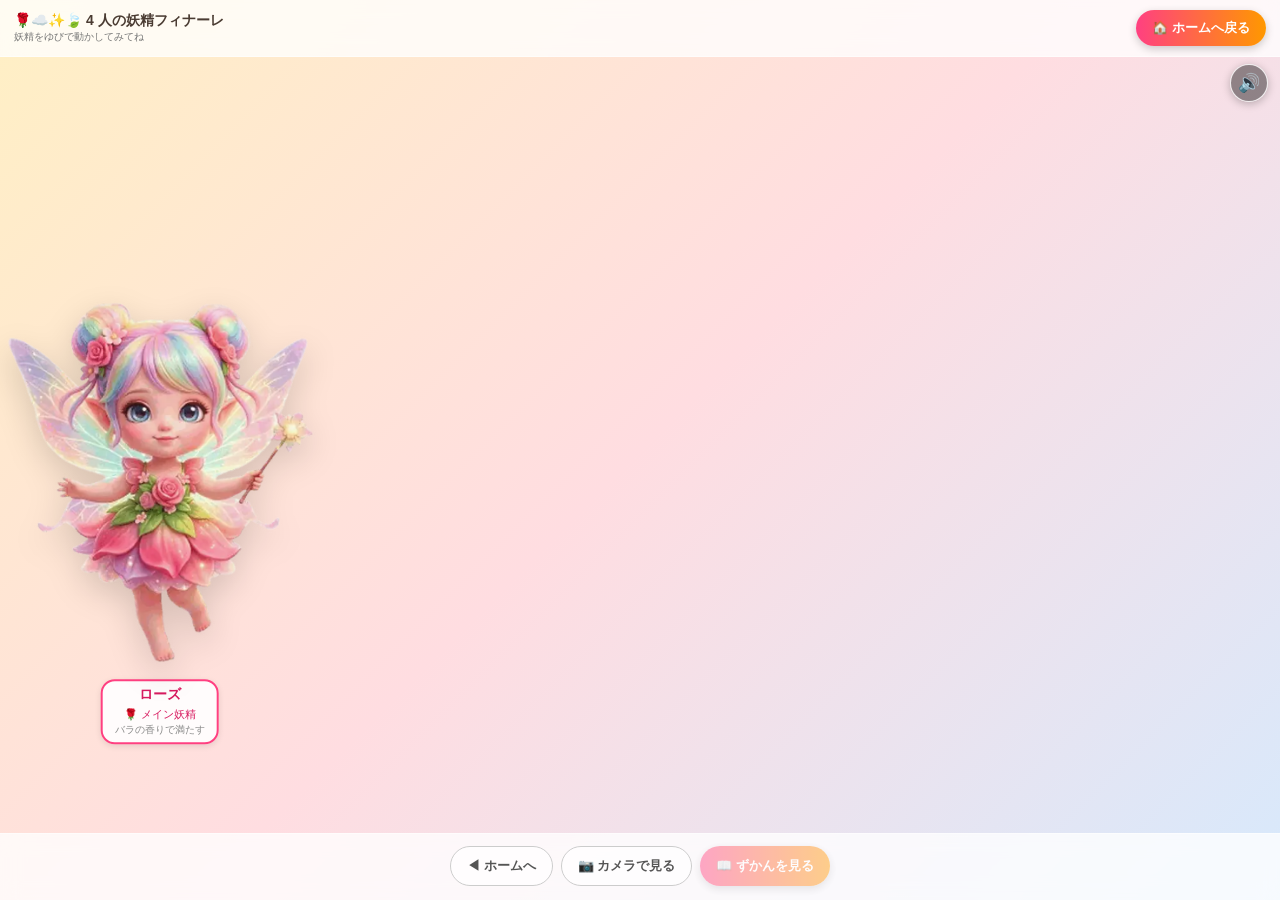
<file: index4.html>
<!DOCTYPE html>
<html lang="ja">
<head>
<meta charset="UTF-8">
<meta name="viewport" content="width=device-width, initial-scale=1.0, maximum-scale=1.0, user-scalable=no, viewport-fit=cover">
<script>
/* 何かうまくいかないとき、画面の下に理由を出す（スクリーンショットを送ってもらうための目印） */
(function(){
  function show(m){ try{
    var b = document.getElementById('__err');
    if(!b){ b = document.createElement('div'); b.id = '__err';
      b.style.cssText = 'position:fixed;left:8px;right:8px;bottom:8px;z-index:99999;background:rgba(160,20,20,.95);color:#fff;font:12px/1.5 monospace;padding:8px 10px;border-radius:10px;max-height:34vh;overflow:auto;white-space:pre-wrap;word-break:break-all';
      b.onclick = function(){ b.parentNode && b.parentNode.removeChild(b); };
      (document.body || document.documentElement).appendChild(b); b.textContent = '⚠️ うまく動かないところがあるよ（タップでとじる）'; }
    if(b.textContent.length < 900) b.textContent += '\n' + m;
  }catch(x){} }
  window.addEventListener('error', function(e){
    var t = e.target;
    if(t && t !== window && t.tagName){            // ファイルが読みこめなかった
      if(t.tagName === 'SCRIPT') show('読みこめない: ' + (t.src || '').split('/').slice(-1)[0]);
      else if(t.tagName === 'LINK' && /hub\.css/.test(t.href || '')) show('読みこめない: hub.css');
      return;
    }
    show((e.message || 'エラー') + '  [' + String(e.filename || '').split('/').pop() + ':' + (e.lineno || '?') + ']');
  }, true);
  window.addEventListener('unhandledrejection', function(e){
    var r = e.reason, m = String((r && (r.message || r.name)) || r);
    if(/NotAllowed|Abort|play\(\)|decode|interrupt/i.test(m)) return;     // 音まわりの、こまかい失敗は出さない
    show('Promise: ' + m);
  });
})();
</script>
<title>AR Party 🌹☁️✨🍃 4 人の妖精フィナーレ</title>
<style>
  *{box-sizing:border-box}
  html,body{height:100%}
  body{margin:0;overflow:hidden;position:relative;font-family:'M PLUS Rounded 1c','Hiragino Maru Gothic Pro',sans-serif;
       background:linear-gradient(135deg,#fff0c4 0%,#ffdde1 50%,#d7e9fc 100%);color:#4a3b32;-webkit-user-select:none;user-select:none;touch-action:none}

  /* ---------- 上のバー・下のバー ---------- */
  #topbar,#bottombar{position:fixed;left:0;right:0;z-index:100;background:rgba(255,255,255,.78);
       -webkit-backdrop-filter:blur(10px);backdrop-filter:blur(10px);display:flex;align-items:center}
  #topbar{top:0;padding:calc(10px + env(safe-area-inset-top,0px)) 14px 10px;justify-content:space-between;gap:8px;border-bottom:1px solid rgba(255,255,255,.5)}
  #bottombar{bottom:0;padding:12px 14px calc(14px + env(safe-area-inset-bottom,0px));justify-content:center;border-top:1px solid rgba(255,255,255,.5)}
  #topbar h1{margin:0;font-size:14px;font-weight:700;color:#4a3b32}
  #topbar h1 small{display:block;font-size:10px;color:#777;font-weight:500}
  .nav-btn{background:linear-gradient(90deg,#ff4081,#ff9800);color:#fff;border:none;padding:9px 16px;border-radius:20px;white-space:nowrap;
           font-size:13px;font-weight:700;cursor:pointer;box-shadow:0 3px 8px rgba(0,0,0,.2);text-decoration:none;display:inline-block;font-family:inherit}
  .nav-btn:disabled{opacity:.45;cursor:not-allowed}
  .ghost-btn{background:rgba(255,255,255,.7);color:#555;border:1px solid #ccc;padding:10px 16px;border-radius:22px;font-size:13px;font-weight:700;cursor:pointer;font-family:inherit;white-space:nowrap}
  #barNormal{display:flex;gap:8px;justify-content:center;flex-wrap:nowrap}

  /* ---------- ステージ ---------- */
  #camBg{position:fixed;inset:0;width:100%;height:100%;object-fit:cover;z-index:1;display:none;background:#000}
  #camBg.mirror{transform:scaleX(-1)}
  #stage{z-index:3;position:fixed;left:0;right:0;top:calc(56px + env(safe-area-inset-top,0px));bottom:calc(66px + env(safe-area-inset-bottom,0px));overflow:hidden;touch-action:none}
  #confetti{position:fixed;inset:0;pointer-events:none;z-index:4;overflow:hidden}
  .confetti{position:absolute;top:-10%;border-radius:50%;opacity:0;animation:confettiFall linear infinite}
  @keyframes confettiFall{0%{transform:translateY(0) rotate(0);opacity:0}15%{opacity:.55}100%{transform:translateY(110vh) rotate(720deg);opacity:0}}

  /* ---------- カメラで見るとき ---------- */
  .cam-only{display:none}
  body.cam-on .cam-only{display:flex}
  body.cam-on .normal-only{display:none!important}
  body.cam-on #stage{top:0;bottom:0}                              /* 画面ぜんぶが「妖精をおける場所」 */
  body.cam-on #confetti{display:none}
  body.cam-on #topbar{background:linear-gradient(180deg,rgba(0,0,0,.45),rgba(0,0,0,0));border-bottom:none;-webkit-backdrop-filter:none;backdrop-filter:none}
  body.cam-on #bottombar{background:linear-gradient(0deg,rgba(0,0,0,.5),rgba(0,0,0,0));border-top:none;-webkit-backdrop-filter:none;backdrop-filter:none;padding-top:26px}
  body.cam-on:not(.show-names) .fairy-name, body.cam-on:not(.show-names) .fairy-bubble{display:none!important}   /* 写真のじゃまになる文字は消す */
  .chip{border:none;cursor:pointer;font-family:inherit;font-size:12px;font-weight:700;color:#fff;background:rgba(0,0,0,.45);border:1px solid rgba(255,255,255,.55);border-radius:999px;padding:8px 14px;text-decoration:none;white-space:nowrap}

  /* カメラ用の下のボタン（アイコンだけ） */
  #barCam{align-items:flex-end;justify-content:center;gap:12px;width:100%;max-width:440px}
  .ic{display:flex;flex-direction:column;align-items:center;gap:3px;border:none;background:none;color:#fff;font-family:inherit;font-size:10px;font-weight:700;cursor:pointer;text-decoration:none;
      text-shadow:0 1px 4px rgba(0,0,0,.7);min-width:50px}
  .ic .c{width:46px;height:46px;border-radius:50%;display:flex;align-items:center;justify-content:center;font-size:21px;line-height:1;
      background:rgba(255,255,255,.28);border:1.5px solid rgba(255,255,255,.7);-webkit-backdrop-filter:blur(6px);backdrop-filter:blur(6px);box-shadow:0 3px 10px rgba(0,0,0,.25)}
  .ic.on .c{background:rgba(255,213,79,.85);border-color:#fff}
  .ic:active .c{transform:scale(.92)}
  .shutter{width:74px;height:74px;border-radius:50%;border:5px solid #fff;background:rgba(255,255,255,.25);padding:0;cursor:pointer;position:relative;box-shadow:0 4px 16px rgba(0,0,0,.4);flex:none}
  .shutter::after{content:'';position:absolute;inset:5px;border-radius:50%;background:#fff;transition:transform .1s}
  .shutter:active::after{transform:scale(.86)}

  /* ひとこと案内・ならびかたの表示 */
  .pill{position:fixed;left:50%;transform:translate(-50%,8px);z-index:120;background:rgba(0,0,0,.62);color:#fff;font-size:12px;font-weight:600;line-height:1.5;border-radius:16px;padding:8px 14px;
        text-align:center;max-width:90vw;opacity:0;pointer-events:none;transition:opacity .35s,transform .35s}
  .pill.show{opacity:1;transform:translate(-50%,0)}
  #tip{top:calc(66px + env(safe-area-inset-top,0px));max-width:70vw}
  #arrToast{bottom:calc(150px + env(safe-area-inset-bottom,0px))}

  /* 撮影 */
  #flash{position:fixed;inset:0;background:#fff;opacity:0;pointer-events:none;z-index:300}
  #flash.go{animation:flash .45s ease-out}
  @keyframes flash{0%{opacity:.95}100%{opacity:0}}
  #photoView{position:fixed;inset:0;z-index:310;display:none;flex-direction:column;align-items:center;justify-content:center;gap:12px;padding:18px;background:rgba(40,20,40,.86)}
  #photoView.on{display:flex}
  #photoView img{max-width:88vw;max-height:66vh;border-radius:14px;box-shadow:0 10px 40px rgba(0,0,0,.5);background:#fff}
  #photoView img{-webkit-touch-callout:default;-webkit-user-select:auto;user-select:auto;pointer-events:auto}   /* 長おしで「写真に追加」を出すため */
  #photoView p{margin:0;color:#fff;font-size:12px;text-align:center;line-height:1.7;max-width:88vw}
  #photoView p b{color:#ffe082}
  #photoView .msg{color:#ffd54f;font-weight:700}
  #photoView .row{display:flex;gap:10px}
</style>
</head>
<body>
<video id="camBg" playsinline muted autoplay></video>
<div id="confetti"></div>

<nav id="topbar">
  <h1 class="normal-only">🌹☁️✨🍃 4 人の妖精フィナーレ
    <small>妖精をゆびで動かしてみてね</small></h1>
  <a class="nav-btn normal-only" href="webar_fairy_world.html">🏠 ホームへ戻る</a>
  <button class="chip cam-only" id="camStop">✕ カメラをとめる</button>
  <a class="chip cam-only" href="webar_fairy_world.html">🏠 ホーム</a>
</nav>

<div id="stage"></div>
<div class="pill" id="tip">👆 ドラッグで うごかす ／ ✌️ 2本ゆびで 大きさ ／ タップで ジャンプ</div>
<div class="pill" id="arrToast"></div>
<div id="flash"></div>
<div id="photoView">
  <img id="photoImg" alt="">
  <p id="photoHow"></p>
  <p class="msg" id="photoMsg"></p>
  <div class="row"><button class="nav-btn" id="photoSave">📤 メニューをひらく</button><button class="ghost-btn" id="photoClose">🔁 もう一度とる</button></div>
</div>

<nav id="bottombar">
  <div id="barNormal" class="normal-only">
    <button class="ghost-btn" onclick="location.href='webar_fairy_world.html'">◀ ホームへ</button>
    <button class="ghost-btn" id="camBtn">📷 カメラで見る</button>
    <button class="nav-btn" id="done-btn" disabled onclick="location.href='zukan.html'">📖 ずかんを見る</button>
  </div>
  <div id="barCam" class="cam-only">
    <button class="ic" id="icFlip" aria-label="カメラをきりかえる"><span class="c">🔄</span>きりかえ</button>
    <button class="ic" id="icArr"  aria-label="ならびかたをかえる"><span class="c">✨</span>ならべかえ</button>
    <button class="shutter" id="shotBtn" aria-label="しゃしんをとる"></button>
    <button class="ic" id="icName" aria-label="なまえをだす"><span class="c">🏷️</span>なまえ</button>
    <a class="ic" href="zukan.html" aria-label="ずかん"><span class="c">📖</span>ずかん</a>
  </div>
</nav>

<script src="fairies.js?v=13"></script>
<script>
if(window.FAIRY_VERSION !== '13'){
  (function(){ var d = document.createElement('div');
    d.style.cssText = 'position:fixed;left:0;right:0;top:0;z-index:99998;background:#d32f2f;color:#fff;padding:10px 14px;font:700 13px/1.5 sans-serif;text-align:center';
    d.textContent = '⚠️ ファイルの新しさがそろっていません。ページを閉じて開き直してね。それでもだめなら、GitHubに ar_party のファイルを全部入れ直してね。';
    function add(){ document.body.appendChild(d); } if(document.body) add(); else document.addEventListener('DOMContentLoaded', add); })();
}
</script>
<script>
  (function confetti(){
    const wrap = document.getElementById('confetti');
    const palette = ['#ff80ab','#81d4fa','#ffe082','#c5e1a5','#ce93d8'];
    for (let i=0; i<22; i++){
      const c = document.createElement('div');
      c.className='confetti';
      c.style.left = Math.random()*100+'vw';
      c.style.background = palette[Math.floor(Math.random()*palette.length)];
      c.style.animationDuration = (Math.random()*4+4)+'s';
      c.style.animationDelay = (Math.random()*6)+'s';
      const s = Math.random()*6+6;
      c.style.width = c.style.height = s+'px';
      wrap.appendChild(c);
    }
  })();

  const stage = document.getElementById('stage');
  const $ = id => document.getElementById(id);

  /* 小さなお知らせ（しばらくして消える） */
  function pill(el, text, ms){
    if(text != null) el.textContent = text;
    el.classList.add('show'); clearTimeout(el._t);
    el._t = setTimeout(() => el.classList.remove('show'), ms || 3200);
  }

  /* ===== 📷 カメラで見る ／ 📸 しゃしん ===== */
  (function(){
    const vid = $('camBg'), flash = $('flash'), pv = $('photoView'), pimg = $('photoImg');
    let on = false, stream = null, facing = 'environment', mirror = false, lastBlob = null, lastUrl = null;

    async function startCam(want){
      const old = stream;
      const s = await navigator.mediaDevices.getUserMedia({ video:{ facingMode:{ ideal:want } }, audio:false });
      if(old) old.getTracks().forEach(t => t.stop());
      stream = s; vid.srcObject = s; await vid.play();
      const st = (s.getVideoTracks()[0].getSettings && s.getVideoTracks()[0].getSettings()) || {};
      facing = want;
      mirror = st.facingMode ? (st.facingMode === 'user') : (want === 'user');     // 自撮りカメラの時は、鏡のように左右反転
      vid.classList.toggle('mirror', mirror);
      vid.style.display = 'block';
    }
    async function camOn(){
      try{ await startCam('environment'); }
      catch(e){ alert('カメラが使えませんでした。ブラウザのカメラ許可をたしかめてね'); return; }
      on = true;
      document.body.classList.add('cam-on');
      FairySequencer.setMode('group');
      pill($('tip'), '👆 ドラッグで うごかす ／ ✌️ 2本ゆびで 大きさ ／ タップで ジャンプ', 5200);
    }
    function camOff(){
      if(stream) stream.getTracks().forEach(t => t.stop());
      stream = null; vid.style.display = 'none'; on = false;
      document.body.classList.remove('cam-on', 'show-names'); $('icName').classList.remove('on');
      FairySequencer.setMode('grid');
    }
    $('camBtn').addEventListener('click', camOn);
    $('camStop').addEventListener('click', camOff);

    // 🔄 前のカメラ ⇄ うしろのカメラ
    $('icFlip').addEventListener('click', async () => {
      try{ await startCam(facing === 'environment' ? 'user' : 'environment');
           pill($('arrToast'), facing === 'user' ? '🤳 じどりカメラ' : '📷 うしろのカメラ', 1800); }
      catch(e){ pill($('arrToast'), 'このスマホでは、カメラを切りかえられなかったよ', 2800); }
    });

    // ✨ ならびかたを順番にかえる
    const NAMES = { grid:'2×2に ならべたよ', group:'集合写真みたいに ならべたよ', row:'よこ一列に ならべたよ' };
    $('icArr').addEventListener('click', () => { const m = FairySequencer.cycleMode(); pill($('arrToast'), '✨ ' + NAMES[m], 2200); });

    // 🏷️ 名前をだす／けす（写真には入りません）
    $('icName').addEventListener('click', () => {
      const o = document.body.classList.toggle('show-names'); $('icName').classList.toggle('on', o);
      pill($('arrToast'), o ? '🏷️ なまえを出したよ（写真には入らないよ）' : '🏷️ なまえを消したよ', 2200);
    });

    /* カメラの映像＋妖精＋キラキラを1まいの画像にまとめる（文字・ボタンは入れない） */
    function capture(){
      return new Promise(resolve => {
        const W = window.innerWidth, H = window.innerHeight;
        const k = Math.min(3, 1800 / Math.max(W, H));
        const cv = document.createElement('canvas'); cv.width = Math.round(W*k); cv.height = Math.round(H*k);
        const ctx = cv.getContext('2d');
        // 背景：カメラ映像（画面の見えかたと同じ切り取り・同じ向き）
        if(vid.videoWidth){
          const sc = Math.max(W / vid.videoWidth, H / vid.videoHeight);
          const dw = vid.videoWidth * sc, dh = vid.videoHeight * sc;
          ctx.save();
          if(mirror){ ctx.translate(cv.width, 0); ctx.scale(-1, 1); }
          ctx.drawImage(vid, (W-dw)/2*k, (H-dh)/2*k, dw*k, dh*k);
          ctx.restore();
        } else { ctx.fillStyle = '#ffdde1'; ctx.fillRect(0, 0, cv.width, cv.height); }
        // 妖精：うしろ→まえの順にえがく
        const cards = [...stage.querySelectorAll('.fairy-card')].filter(c => !c.classList.contains('pre'))
                       .sort((a, b) => (parseInt(a.style.zIndex) || 0) - (parseInt(b.style.zIndex) || 0));
        ctx.save(); ctx.shadowColor = 'rgba(0,0,0,.28)'; ctx.shadowBlur = 16*k; ctx.shadowOffsetY = 8*k;
        cards.forEach(c => { const im = c.querySelector('.fairy-img'); if(!im) return; const r = im.getBoundingClientRect();
          ctx.drawImage(im, r.left*k, r.top*k, r.width*k, r.height*k); });
        ctx.restore();
        // キラキラ
        document.querySelectorAll('.fx-spark').forEach(el => {
          const r = el.getBoundingClientRect(), cs = getComputedStyle(el), op = parseFloat(cs.opacity);
          if(!(op > 0.02)) return;
          ctx.save(); ctx.globalAlpha = Math.min(1, op); ctx.fillStyle = cs.color; ctx.shadowColor = cs.color; ctx.shadowBlur = 8*k;
          ctx.font = 'bold ' + Math.max(8, r.height*0.95)*k + 'px sans-serif'; ctx.textAlign = 'center'; ctx.textBaseline = 'middle';
          ctx.fillText(el.textContent, (r.left + r.width/2)*k, (r.top + r.height/2)*k); ctx.restore();
        });
        cv.toBlob(b => resolve(b), 'image/jpeg', 0.92);
      });
    }
    $('shotBtn').addEventListener('click', async () => {
      FairySound.shutter();                                // カシャッ
      flash.classList.remove('go'); void flash.offsetWidth; flash.classList.add('go');
      if(navigator.vibrate) try{ navigator.vibrate(30); }catch(e){}
      const blob = await capture(); if(!blob) return;
      lastBlob = blob; if(lastUrl) URL.revokeObjectURL(lastUrl);
      lastUrl = URL.createObjectURL(blob); pimg.src = lastUrl; $('photoMsg').textContent = ''; pv.classList.add('on');
    });
    const isIOS = /iPhone|iPad|iPod/.test(navigator.userAgent) || (navigator.platform === 'MacIntel' && navigator.maxTouchPoints > 1);
    $('photoHow').innerHTML = isIOS
      ? '📷 <b>いちばんかんたん：</b>上の写真を <b>ゆびで長くおして</b> →「<b>写真に追加</b>」をえらぶと、写真アプリに入るよ<br>📤 ボタンのときは、メニューの中の「<b>画像を保存</b>」をえらんでね（「ファイルに保存」だと、写真アプリには入らないよ）'
      : '📷 <b>いちばんかんたん：</b>上の写真を <b>ゆびで長くおして</b> →「<b>画像を保存</b>」などをえらんでね<br>📤 ボタンのときは、メニューの中の「ギャラリー」「フォト」「画像を保存」をえらんでね';
    $('photoClose').addEventListener('click', () => { pv.classList.remove('on'); $('photoMsg').textContent = ''; });
    $('photoSave').addEventListener('click', async () => {
      if(!lastBlob) return;
      const file = new File([lastBlob], 'fairy-photo.jpg', { type:'image/jpeg' });
      if(navigator.canShare && navigator.canShare({ files:[file] })){
        try{ await navigator.share({ files:[file] }); return; }catch(e){ if(e && e.name === 'AbortError') return; }
      }
      // 共有メニューが使えない時：ダウンロードになる（＝「ファイル」アプリに入る。写真アプリには入らない）
      const a = document.createElement('a'); a.href = lastUrl; a.download = 'fairy-photo.jpg'; document.body.appendChild(a); a.click(); a.remove();
      $('photoMsg').textContent = '⚠️ この画面では「ダウンロード（ファイルアプリ）」になるよ。写真アプリに入れるには、上の写真を長くおしてね';
    });
  })();

  const IDS = ['rose','ria','tink','lily'];
  FairySequencer.buildNodes(stage, { onlyIds: IDS });
  FairySequencer.runSequence(stage, { onlyIds: IDS });
  setTimeout(() => pill($('tip'), '👆 ドラッグで うごかす ／ ✌️ 2本ゆびで 大きさ ／ タップで ジャンプ', 5000), 2500);
  setTimeout(() => { const b = $('done-btn'); if(b) b.disabled = false; }, 4000);
</script>
</body>
</html>
</file>
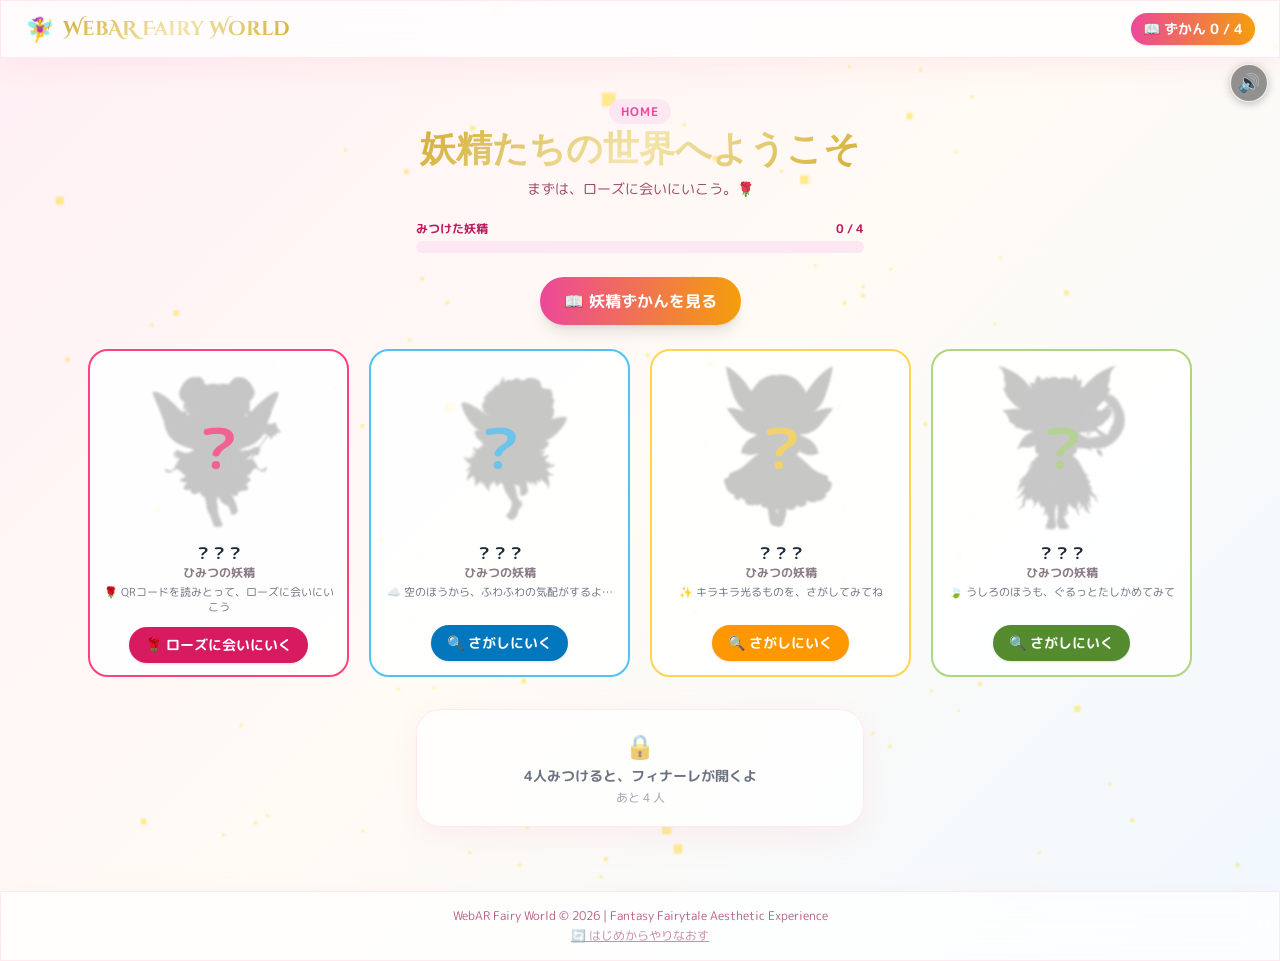
<file: webar_fairy_world.html>
<!DOCTYPE html>
<html lang="ja">
<head>
<meta charset="UTF-8">
<meta name="viewport" content="width=device-width, initial-scale=1.0">
<script>
/* 何かうまくいかないとき、画面の下に理由を出す（スクリーンショットを送ってもらうための目印） */
(function(){
  function show(m){ try{
    var b = document.getElementById('__err');
    if(!b){ b = document.createElement('div'); b.id = '__err';
      b.style.cssText = 'position:fixed;left:8px;right:8px;bottom:8px;z-index:99999;background:rgba(160,20,20,.95);color:#fff;font:12px/1.5 monospace;padding:8px 10px;border-radius:10px;max-height:34vh;overflow:auto;white-space:pre-wrap;word-break:break-all';
      b.onclick = function(){ b.parentNode && b.parentNode.removeChild(b); };
      (document.body || document.documentElement).appendChild(b); b.textContent = '⚠️ うまく動かないところがあるよ（タップでとじる）'; }
    if(b.textContent.length < 900) b.textContent += '\n' + m;
  }catch(x){} }
  window.addEventListener('error', function(e){
    var t = e.target;
    if(t && t !== window && t.tagName){            // ファイルが読みこめなかった
      if(t.tagName === 'SCRIPT') show('読みこめない: ' + (t.src || '').split('/').slice(-1)[0]);
      else if(t.tagName === 'LINK' && /hub\.css/.test(t.href || '')) show('読みこめない: hub.css');
      return;
    }
    show((e.message || 'エラー') + '  [' + String(e.filename || '').split('/').pop() + ':' + (e.lineno || '?') + ']');
  }, true);
  window.addEventListener('unhandledrejection', function(e){
    var r = e.reason, m = String((r && (r.message || r.name)) || r);
    if(/NotAllowed|Abort|play\(\)|decode|interrupt/i.test(m)) return;     // 音まわりの、こまかい失敗は出さない
    show('Promise: ' + m);
  });
})();
</script>
<title>WebAR Fairy World ― 妖精たちのファンタジーの旅</title>
<link rel="stylesheet" href="hub.css">
<link href="https://fonts.googleapis.com/css2?family=Cinzel+Decorative:wght@700&family=M+PLUS+Rounded+1c:wght@400;500;700&family=Great+Vibes&display=swap" rel="stylesheet">
<style>
  body{font-family:'M PLUS Rounded 1c',sans-serif;
       background:linear-gradient(135deg,#fff0f5 0%,#fffbf5 50%,#f0f8ff 100%);
       color:#4a3b32;overflow-x:hidden;user-select:none}
  .glass-card{background:rgba(255,255,255,.75);backdrop-filter:blur(16px);
              -webkit-backdrop-filter:blur(16px);
              border:1px solid rgba(255,228,235,.8);
              box-shadow:0 10px 30px rgba(255,182,193,.18)}
  .gold-text{background:linear-gradient(135deg,#d4af37,#f3e5ab,#d4af37);
             -webkit-background-clip:text;background-clip:text;color:transparent}
  #three-bg{position:fixed;inset:0;z-index:-1;opacity:.6}

  /* ★ ハブ用のステージナビ（追加） */
  .hub-stage-link{padding:14px 18px;border-radius:18px;
                  display:flex;align-items:center;gap:12px;cursor:pointer;
                  transition:transform .15s,box-shadow .15s}
  .hub-stage-link:hover{transform:translateY(-3px);box-shadow:0 8px 20px rgba(0,0,0,.08)}

  /* ★ ハブ側で妖精ミニカードも出す */
  .hub-mini-fairy{position:relative;border-radius:20px;overflow:hidden;
                  background:rgba(255,255,255,.85);border:2px solid var(--fc,#ff4081);
                  padding:12px;display:flex;flex-direction:column;align-items:center}
  .hub-media{position:relative;display:flex;align-items:center;justify-content:center;height:170px}
  .hub-mini-fairy img{height:170px;width:auto;max-width:100%;object-fit:contain;filter:drop-shadow(0 8px 14px rgba(0,0,0,.15));-webkit-user-drag:none}
  .hub-mini-fairy.locked img{filter:brightness(0) opacity(.22) blur(1px)}
  .hub-mini-fairy .q-mark{position:absolute;font-size:56px;font-weight:700;color:var(--fc,#ff4081);opacity:.75;animation:qPulse 2.2s ease-in-out infinite}
  @keyframes qPulse{0%,100%{transform:scale(1);opacity:.55}50%{transform:scale(1.15);opacity:.9}}
  .hub-mini-fairy.just-found{animation:justFound 1.4s ease-out 1}
  @keyframes justFound{0%{transform:scale(.92)}35%{transform:scale(1.06);box-shadow:0 0 0 12px rgba(255,213,79,.45)}100%{transform:scale(1);box-shadow:0 0 0 0 rgba(255,213,79,0)}}
  .hub-mini-fairy .ph-circle{width:160px;height:160px;border-radius:50%;
       background:radial-gradient(circle,color-mix(in srgb,var(--fc,#ff4081) 30%,#fff) 0%,transparent 70%);
       border:3px dashed var(--fc,#ff4081);display:flex;align-items:center;justify-content:center;
       font-size:60px;color:var(--fc,#ff4081)}
</style>
</head>
<body>
<div id="three-bg"></div>

<nav class="w-full glass-card sticky top-0 z-30 px-4 sm:px-6 py-3 flex items-center justify-between border-b border-pink-100/50">
  <div class="flex items-center space-x-2">
    <span class="text-2xl">🧚‍♀️</span>
    <h1 class="font-fairy text-lg sm:text-xl font-bold gold-text">WebAR Fairy World</h1>
  </div>
  <a href="zukan.html" class="px-3 py-1.5 rounded-full bg-gradient-to-r from-pink-500 to-amber-500 text-white text-xs sm:text-sm font-bold shadow no-underline">
    📖 ずかん <span id="navCount">0</span> / 4
  </a>
</nav>

<main class="relative z-10 max-w-6xl mx-auto px-4 sm:px-6 pt-6 pb-12 flex flex-col gap-8">

  <section id="view-home" class="w-full flex flex-col items-center py-4">
    <div class="text-center mb-5">
      <span class="text-xs font-bold tracking-widest text-pink-500 uppercase px-3 py-1 rounded-full bg-pink-100">Home</span>
      <h2 class="font-fairy text-3xl sm:text-4xl font-bold gold-text mt-2">妖精たちの世界へようこそ</h2>
      <p class="text-sm text-pink-900/80 mt-2 leading-relaxed" id="lead"></p>
    </div>

    <!-- 発見のメーター -->
    <div class="w-full max-w-md mb-6">
      <div class="flex justify-between text-xs font-bold text-pink-700 mb-1"><span>みつけた妖精</span><span><span id="barCount">0</span> / 4</span></div>
      <div class="h-3 rounded-full bg-pink-100 overflow-hidden"><div id="barFill" class="h-full rounded-full bg-gradient-to-r from-pink-400 to-amber-400" style="width:0%;transition:width .8s"></div></div>
    </div>

    <a href="zukan.html" class="mb-6 px-6 py-3 rounded-full text-white font-bold shadow-lg bg-gradient-to-r from-pink-500 to-amber-500 no-underline">📖 妖精ずかんを見る</a>

    <div class="grid grid-cols-1 sm:grid-cols-2 lg:grid-cols-4 gap-5 w-full" id="hubFairyGrid"></div>

    <!-- フィナーレ（4人みつけたら開く） -->
    <div id="finale" class="w-full max-w-md mt-8 glass-card rounded-3xl p-5 text-center"></div>
  </section>
</main>

<footer class="w-full py-4 text-center z-10 glass-card text-xs text-pink-800/70 border-t border-pink-100/50 mt-auto">
  <p>WebAR Fairy World &copy; 2026 | Fantasy Fairytale Aesthetic Experience</p>
  <p class="mt-1"><a href="#" id="resetLink" class="underline opacity-70">🔄 はじめからやりなおす</a></p>
</footer>

<!-- ★ この HTML は単独でも動くが、妖精を発見したらカードに「発見」バッジを立てる -->
<script src="fairies.js?v=13"></script>
<script>
if(window.FAIRY_VERSION !== '13'){
  (function(){ var d = document.createElement('div');
    d.style.cssText = 'position:fixed;left:0;right:0;top:0;z-index:99998;background:#d32f2f;color:#fff;padding:10px 14px;font:700 13px/1.5 sans-serif;text-align:center';
    d.textContent = '⚠️ ファイルの新しさがそろっていません。ページを閉じて開き直してね。それでもだめなら、GitHubに ar_party のファイルを全部入れ直してね。';
    function add(){ document.body.appendChild(d); } if(document.body) add(); else document.addEventListener('DOMContentLoaded', add); })();
}
</script>
<script>
  /* ===== ホーム：4人のカード（見つけた人だけ姿が見える） ===== */
  const found = FairyStore.get();
  const total = FAIRIES.length;
  const foundCount = FAIRIES.filter(f => found[f.id]).length;
  const roseFound = !!found.rose;

  document.getElementById('navCount').textContent = foundCount;
  document.getElementById('barCount').textContent = foundCount;
  document.getElementById('barFill').style.width = '0%';
  setTimeout(()=>{ document.getElementById('barFill').style.width = (foundCount/total*100) + '%'; }, 120);
  document.getElementById('lead').innerHTML = (foundCount >= total)
    ? '4人の妖精ぜんいんに会えたね！ 🌟<br>下のボタンから、みんなでフィナーレへ行こう。'
    : roseFound
      ? 'ローズに会えたね！ 🌹<br>カメラをかざして、かくれている3人の妖精をさがしにいこう。'
      : 'まずは、ローズに会いにいこう。🌹';

  const newId = new URLSearchParams(location.search).get('new');
  const wrap = document.getElementById('hubFairyGrid');

  FAIRIES.forEach(f => {
    const isFound = !!found[f.id];
    const card = document.createElement('div');
    card.className = 'hub-mini-fairy' + (isFound ? '' : ' locked') + (newId === f.id ? ' just-found' : '');
    card.style.setProperty('--fc', f.color);
    card.dataset.id = f.id;

    const media = document.createElement('div');
    media.className = 'hub-media';
    const img = document.createElement('img');
    img.alt = isFound ? f.name : '？？？';
    img.src = (/\.(png|webp)$/.test(f.frames.rest) ? f.frames.rest : f.frames.rest + '.webp');
    img.draggable = false;
    media.appendChild(img);
    if(!isFound){
      const q = document.createElement('div'); q.className = 'q-mark'; q.textContent = '？'; media.appendChild(q);
    }
    card.appendChild(media);

    if(isFound){
      const badge = document.createElement('div');
      badge.className = 'absolute top-2 left-2 px-2 py-0.5 rounded-full text-[10px] font-bold bg-emerald-100 text-emerald-700';
      badge.textContent = '発見済み ✓';
      card.appendChild(badge);
    }

    const name = document.createElement('div');
    name.className = 'mt-2 font-bold text-base text-gray-800';
    name.textContent = isFound ? f.name : '？？？';
    card.appendChild(name);

    const role = document.createElement('div');
    role.className = 'text-xs font-semibold text-center';
    role.style.color = isFound ? f.accent : '#8a7a85';
    role.textContent = isFound ? f.role : 'ひみつの妖精';
    card.appendChild(role);

    const memo = document.createElement('div');
    memo.className = 'text-[11px] text-gray-500 text-center mt-1 leading-snug';
    memo.style.minHeight = '2.6em';
    memo.textContent = isFound ? (f.captions ? f.captions[0] : '') : (f.hint || '');
    card.appendChild(memo);

    const btn = document.createElement('button');
    btn.className = 'mt-3 px-4 py-2 rounded-full text-white font-bold text-sm shadow';
    btn.style.background = f.accent;
    if(f.id === 'rose'){
      btn.textContent = isFound ? '🌹 もう一度会う' : '🌹 ローズに会いにいく';
      btn.onclick = () => { location.href = 'index.html'; };
    } else {
      btn.textContent = isFound ? '🔍 もう一度さがす' : '🔍 さがしにいく';
      btn.onclick = () => { location.href = 'find.html?f=' + encodeURIComponent(f.id); };
    }
    card.appendChild(btn);
    wrap.appendChild(card);
  });

  /* ===== フィナーレ ===== */
  (function(){
    const box = document.getElementById('finale');
    if(foundCount >= total){
      box.innerHTML = '<div class="text-3xl">🎉</div>'+
        '<div class="font-bold text-pink-700 mt-1">4人ぜんいん見つけたよ！ ありがとう</div>'+
        '<button class="mt-3 px-5 py-2.5 rounded-full text-white font-bold shadow bg-gradient-to-r from-pink-500 to-amber-500" onclick="location.href=\'index4.html\'">🌟 みんなでフィナーレへ</button>';
    } else {
      box.innerHTML = '<div class="text-2xl opacity-60">🔒</div>'+
        '<div class="text-sm font-bold text-gray-500 mt-1">4人みつけると、フィナーレが開くよ</div>'+
        '<div class="text-xs text-gray-400 mt-1">あと ' + (total - foundCount) + ' 人</div>';
    }
  })();

  /* ===== 見つけて戻ってきたとき：キラキラでお祝い ===== */
  if(newId){
    const target = wrap.querySelector('[data-id="'+newId+'"]');
    if(target){
      setTimeout(()=>{
        const layer = FairyFX.createLayer(document.body, true);
        const f = FAIRIES.find(x => x.id === newId);
        const r = target.getBoundingClientRect();
        FairyFX.burst(layer, r.left + r.width/2, r.top + r.height*0.35, 34, { colors:f.sparks, glyphs:f.glyphs, size:20, power:2.2, dur:1700 });
        target.scrollIntoView({ behavior:'smooth', block:'center' });
      }, 500);
    }
  }

  /* ===== やりなおし ===== */
  document.getElementById('resetLink').addEventListener('click', e => {
    e.preventDefault();
    if(confirm('みつけた妖精の記録を消して、はじめからやりなおしますか？')){ FairyStore.reset(); location.href = 'webar_fairy_world.html'; }
  });

  /* ===== 背景：金色の点がゆっくり回る（かるい 2D 版。3D の部品は使わない） ===== */
  function initBg(){
    const box = document.getElementById('three-bg'); if(!box) return;
    const cv = document.createElement('canvas'); cv.style.cssText = 'width:100%;height:100%;display:block';
    box.appendChild(cv);
    const ctx = cv.getContext('2d'); if(!ctx) return;
    let W = 0, H = 0, ang = 0, last = 0;
    const N = 300, pts = [];
    for(let i=0;i<N;i++) pts.push([(Math.random()-.5)*20, (Math.random()-.5)*20, (Math.random()-.5)*20]);
    function resize(){ W = cv.width = Math.max(1, Math.round(window.innerWidth/2)); H = cv.height = Math.max(1, Math.round(window.innerHeight/2)); }   // 半分の解像度でかるく
    resize(); window.addEventListener('resize', resize);
    function draw(){
      ctx.clearRect(0, 0, W, H);
      const f = (H/2) / Math.tan(37.5*Math.PI/180), c = Math.cos(ang), sn = Math.sin(ang);
      ctx.fillStyle = 'rgba(255,215,0,.7)';
      for(let i=0;i<N;i++){
        const p = pts[i], x = p[0]*c + p[2]*sn, z = -p[0]*sn + p[2]*c, d = 5 - z;
        if(d < 0.1) continue;
        const sx = W/2 + f * x / d, sy = H/2 - f * p[1] / d, r = Math.max(0.6, 0.03 * f / d);
        if(sx < -4 || sx > W+4 || sy < -4 || sy > H+4) continue;
        ctx.fillRect(sx - r, sy - r, r*2, r*2);
      }
    }
    draw();
    if(window.matchMedia && matchMedia('(prefers-reduced-motion: reduce)').matches) return;   // 動きをへらす設定のときは止める
    (function tick(t){
      requestAnimationFrame(tick);
      if(document.hidden || t - last < 50) return;      // 見えていない時は止める／1秒に約20回だけ
      last = t; ang += 0.0008 * 3; draw();
    })(0);
  }
  window.addEventListener('DOMContentLoaded', initBg);
</script>

</body>
</html>
</file>
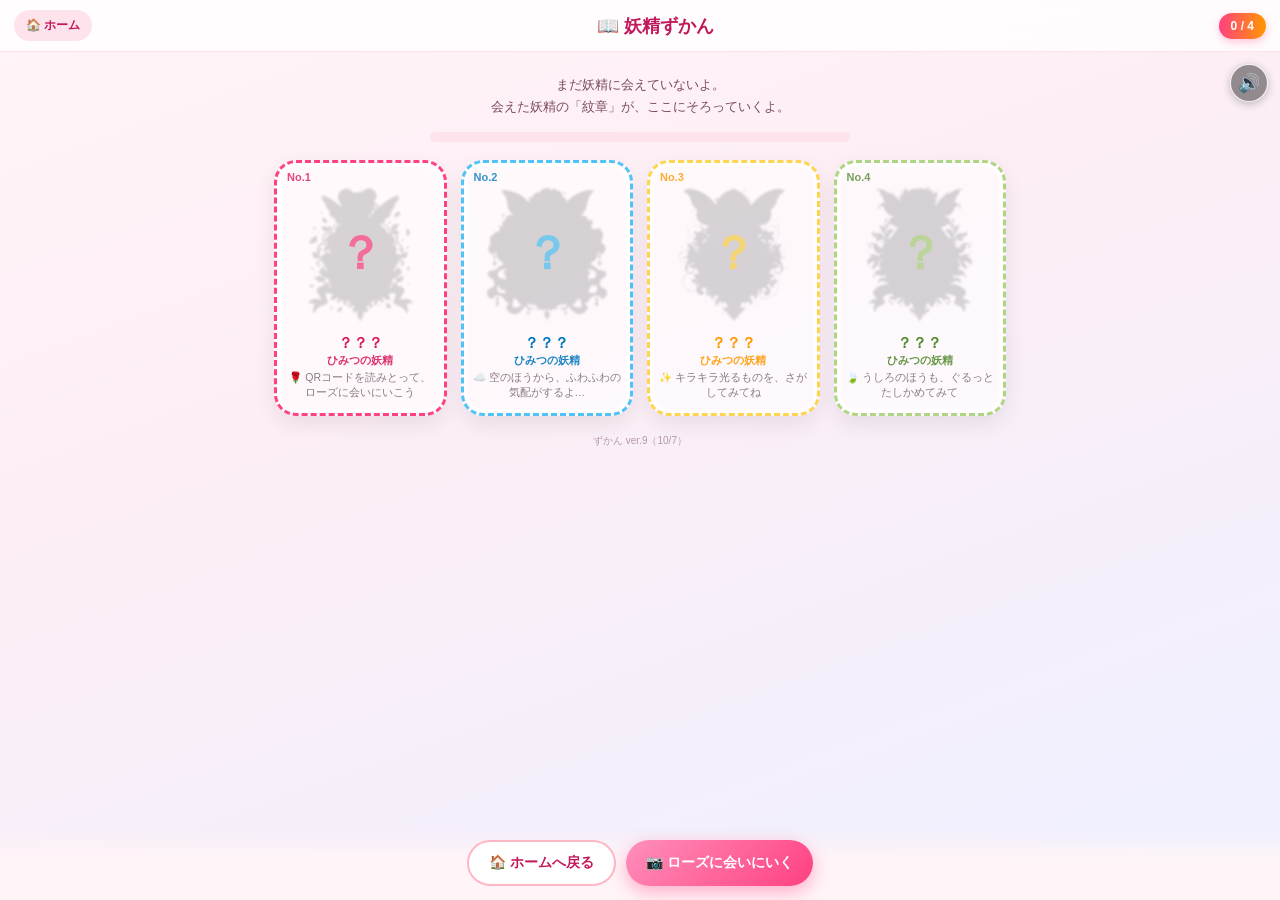
<file: zukan.html>
<!DOCTYPE html>
<html lang="ja">
<head>
<meta charset="UTF-8" />
<meta name="viewport" content="width=device-width, initial-scale=1.0, viewport-fit=cover" />
<script>
/* 何かうまくいかないとき、画面の下に理由を出す（スクリーンショットを送ってもらうための目印） */
(function(){
  function show(m){ try{
    var b = document.getElementById('__err');
    if(!b){ b = document.createElement('div'); b.id = '__err';
      b.style.cssText = 'position:fixed;left:8px;right:8px;bottom:8px;z-index:99999;background:rgba(160,20,20,.95);color:#fff;font:12px/1.5 monospace;padding:8px 10px;border-radius:10px;max-height:34vh;overflow:auto;white-space:pre-wrap;word-break:break-all';
      b.onclick = function(){ b.parentNode && b.parentNode.removeChild(b); };
      (document.body || document.documentElement).appendChild(b); b.textContent = '⚠️ うまく動かないところがあるよ（タップでとじる）'; }
    if(b.textContent.length < 900) b.textContent += '\n' + m;
  }catch(x){} }
  window.addEventListener('error', function(e){
    var t = e.target;
    if(t && t !== window && t.tagName){            // ファイルが読みこめなかった
      if(t.tagName === 'SCRIPT') show('読みこめない: ' + (t.src || '').split('/').slice(-1)[0]);
      else if(t.tagName === 'LINK' && /hub\.css/.test(t.href || '')) show('読みこめない: hub.css');
      return;
    }
    show((e.message || 'エラー') + '  [' + String(e.filename || '').split('/').pop() + ':' + (e.lineno || '?') + ']');
  }, true);
  window.addEventListener('unhandledrejection', function(e){
    var r = e.reason, m = String((r && (r.message || r.name)) || r);
    if(/NotAllowed|Abort|play\(\)|decode|interrupt/i.test(m)) return;     // 音まわりの、こまかい失敗は出さない
    show('Promise: ' + m);
  });
})();
</script>
<title>📖 妖精ずかん ― WebAR Fairy World</title>
<style>
  *{box-sizing:border-box}
  html,body{margin:0;padding:0;min-height:100%}
  body{font-family:"M PLUS Rounded 1c","Hiragino Maru Gothic Pro",sans-serif;color:#4a3b32;
    background:linear-gradient(160deg,#fff4f7 0%,#fdeef6 38%,#eef0ff 100%);background-attachment:fixed;
    -webkit-tap-highlight-color:transparent;padding-bottom:calc(96px + env(safe-area-inset-bottom,0px))}

  /* ほんのりキラキラの背景 */
  .bgdots{position:fixed;inset:0;pointer-events:none;z-index:0;overflow:hidden}
  .bgdots i{position:absolute;width:6px;height:6px;border-radius:50%;background:#ffd54f;opacity:.0;animation:twinkle 5s ease-in-out infinite}
  @keyframes twinkle{0%,100%{opacity:0;transform:scale(.5)}50%{opacity:.7;transform:scale(1.2)}}

  header.top{position:sticky;top:0;z-index:10;display:flex;align-items:center;justify-content:space-between;gap:8px;
    padding:calc(10px + env(safe-area-inset-top,0px)) 14px 10px;background:rgba(255,255,255,.82);
    -webkit-backdrop-filter:blur(10px);backdrop-filter:blur(10px);border-bottom:1px solid rgba(255,183,197,.4)}
  header.top h1{margin:0;font-size:18px;color:#c2185b;display:flex;align-items:center;gap:6px}
  .back{text-decoration:none;font-size:12px;font-weight:700;color:#c2185b;background:#ffe3ec;border-radius:999px;padding:7px 12px;white-space:nowrap}
  .count{font-size:12px;font-weight:700;color:#fff;background:linear-gradient(90deg,#ff4081,#ff9800);border-radius:999px;padding:6px 12px;white-space:nowrap;box-shadow:0 3px 8px rgba(255,64,129,.3)}

  main{position:relative;z-index:1;max-width:760px;margin:0 auto;padding:16px 14px 8px}
  .lead{margin:6px 0 14px;text-align:center;font-size:13px;line-height:1.7;color:#7a4a5e}
  .bar{height:10px;border-radius:999px;background:#ffe3ec;overflow:hidden;margin:0 auto 18px;max-width:420px}
  .bar>div{height:100%;width:0;border-radius:999px;background:linear-gradient(90deg,#ff80ab,#ffd54f);transition:width .9s ease}

  .grid{display:grid;grid-template-columns:repeat(2,1fr);gap:14px}
  @media(min-width:720px){.grid{grid-template-columns:repeat(4,1fr)}}

  .entry{position:relative;background:rgba(255,255,255,.86);border:3px solid var(--fc);border-radius:22px;padding:10px 8px 12px;text-align:center;
    box-shadow:0 8px 22px rgba(0,0,0,.08), inset 0 0 0 4px rgba(255,255,255,.7);cursor:pointer;transition:transform .2s;user-select:none;-webkit-user-select:none}
  .entry:active{transform:scale(.97)}
  .entry .no{position:absolute;left:10px;top:8px;font-size:11px;font-weight:700;color:var(--fa);opacity:.8}
  .entry .emb{position:relative;width:100%;aspect-ratio:1/1;display:flex;align-items:center;justify-content:center;margin-top:6px}
  .entry .emb img{max-width:92%;max-height:92%;object-fit:contain;-webkit-user-drag:none;pointer-events:none}
  .entry.found .emb img{filter:drop-shadow(0 0 1.5px rgba(110,50,75,.5)) drop-shadow(0 6px 10px rgba(0,0,0,.18));animation:embFloat 5s ease-in-out infinite}
  @keyframes embFloat{0%,100%{transform:translateY(0)}50%{transform:translateY(-5px)}}
  .entry.locked{cursor:default;border-style:dashed;background:rgba(255,255,255,.6)}
  .entry.locked .emb img{filter:brightness(0) opacity(.16) blur(1.2px)}
  .entry .q{position:absolute;font-size:46px;font-weight:700;color:var(--fc);opacity:.7;animation:qp 2.2s ease-in-out infinite}
  @keyframes qp{0%,100%{transform:scale(1);opacity:.5}50%{transform:scale(1.15);opacity:.9}}
  .entry .nm{margin-top:4px;font-size:15px;font-weight:700;color:var(--fa)}
  .entry .rl{font-size:11px;font-weight:600;color:var(--fa);opacity:.9}
  .entry .hn{font-size:10.5px;color:#8a7a85;line-height:1.5;margin-top:2px;min-height:2.6em}
  .entry .new{position:absolute;right:-6px;top:-8px;background:#ff4081;color:#fff;font-size:11px;font-weight:700;border-radius:999px;padding:3px 9px;box-shadow:0 3px 8px rgba(255,64,129,.5);animation:newPulse 1.2s ease-in-out infinite}
  @keyframes newPulse{0%,100%{transform:scale(1)}50%{transform:scale(1.12)}}
  .entry.pop{animation:popIn 1.4s ease-out 1}
  @keyframes popIn{0%{transform:scale(.9)}35%{transform:scale(1.07);box-shadow:0 0 0 14px rgba(255,213,79,.5)}100%{transform:scale(1);box-shadow:0 8px 22px rgba(0,0,0,.08)}}

  .regtoast{position:fixed;left:50%;top:calc(76px + env(safe-area-inset-top,0px));transform:translate(-50%,-14px);z-index:40;opacity:0;pointer-events:none;background:linear-gradient(135deg,#ffb74d,#ff4081);color:#fff;font-size:14px;font-weight:700;border-radius:999px;padding:10px 20px;box-shadow:0 6px 18px rgba(255,64,129,.4);transition:opacity .4s,transform .4s;white-space:nowrap}
  .regtoast.show{opacity:1;transform:translate(-50%,0)}
  .ver{margin:18px 0 4px;text-align:center;font-size:10px;color:#b59aa8}
  .complete{margin:22px auto 0;max-width:420px;text-align:center;background:rgba(255,255,255,.85);border-radius:22px;padding:16px;font-size:13px;font-weight:700;color:#c2185b;border:2px dashed #ffb7c5}
  .complete .big{font-size:30px;line-height:1.2}

  nav.bottom{position:fixed;left:0;right:0;bottom:0;z-index:12;display:flex;gap:10px;justify-content:center;flex-wrap:wrap;
    padding:12px 14px calc(14px + env(safe-area-inset-bottom,0px));background:linear-gradient(0deg,rgba(255,244,247,.97) 55%,rgba(255,244,247,0))}
  .btn{display:inline-flex;align-items:center;gap:6px;text-decoration:none;border:none;cursor:pointer;font-family:inherit;font-size:14px;font-weight:700;border-radius:999px;padding:12px 20px}
  .btn.main{color:#fff;background:linear-gradient(135deg,#ff8fbb,#ff4081);box-shadow:0 6px 18px rgba(255,64,129,.4)}
  .btn.sub{color:#c2185b;background:#fff;border:2px solid #ffb7c5}

  /* ---------- 詳しいカード（タップで開く） ---------- */
  .veil{position:fixed;inset:0;z-index:20;display:none;align-items:center;justify-content:center;padding:18px;background:rgba(50,20,45,.72)}
  .veil.on{display:flex;animation:fadeIn .3s both}
  @keyframes fadeIn{from{opacity:0}to{opacity:1}}
  .sheet{position:relative;width:min(92vw,420px);max-height:90vh;overflow:auto;background:linear-gradient(rgba(255,255,255,.76),rgba(255,255,255,.70)),var(--fc);border:4px solid var(--fc);border-radius:28px;
    padding:18px 18px 20px;text-align:center;box-shadow:0 20px 50px rgba(0,0,0,.35), inset 0 0 0 5px rgba(255,255,255,.8);animation:sheetIn .5s cubic-bezier(.34,1.56,.64,1) both}
  @keyframes sheetIn{from{transform:scale(.8) translateY(30px);opacity:0}to{transform:none;opacity:1}}
  .sheet .x{position:absolute;right:12px;top:10px;width:34px;height:34px;border-radius:50%;border:none;background:#ffe3ec;color:#c2185b;font-size:18px;font-weight:700;cursor:pointer}
  .sheet .big{width:min(62vw,260px);aspect-ratio:1/1;margin:6px auto 0;display:flex;align-items:center;justify-content:center}
  .sheet .big img{max-width:100%;max-height:100%;object-fit:contain;filter:drop-shadow(0 0 1.5px rgba(110,50,75,.55)) drop-shadow(0 8px 12px rgba(0,0,0,.22));animation:embFloat 5s ease-in-out infinite}
  .sheet h2{margin:6px 0 0;font-size:24px;color:var(--fa)}
  .sheet .role{font-size:13px;font-weight:700;color:var(--fa)}
  .sheet .say{margin:10px 0;font-size:14px;line-height:1.7;color:#5a4a42}
  .sheet dl{margin:12px 0 0;text-align:left;font-size:13px;line-height:1.6;background:#fff;border-radius:16px;padding:10px 14px;border:2px solid rgba(0,0,0,.05)}
  .sheet dt{font-weight:700;color:var(--fa);font-size:11px;margin-top:6px}
  .sheet dt:first-child{margin-top:0}
  .sheet dd{margin:0}

  /* ---------- 登録のおいわい（見つけた直後） ---------- */
  .reveal .sheet{padding-top:22px}
  .reveal .tag{display:inline-block;background:linear-gradient(90deg,#ffb74d,#ff4081);color:#fff;font-weight:700;font-size:12px;border-radius:999px;padding:5px 14px;margin-bottom:4px;box-shadow:0 4px 12px rgba(255,64,129,.35)}
  .reveal .big{width:min(70vw,300px);position:relative}
  .reveal .big::before{content:'';position:absolute;inset:-14%;border-radius:50%;pointer-events:none;
    background:radial-gradient(circle,rgba(255,255,255,.9) 0%,var(--fc) 36%,rgba(255,255,255,0) 70%);opacity:0;filter:blur(6px);animation:halo 1.8s ease-out .1s both}
  @keyframes halo{0%{opacity:0;transform:scale(.4)}40%{opacity:.7;transform:scale(1.05)}100%{opacity:.32;transform:scale(1)}}
  .reveal .big img{animation:revealIn 1.2s cubic-bezier(.2,.9,.3,1.15) both, embFloat 5s ease-in-out 1.2s infinite;filter:drop-shadow(0 0 1.5px rgba(110,50,75,.55)) drop-shadow(0 8px 12px rgba(0,0,0,.22))}
  @keyframes revealIn{0%{transform:scale(.15) rotate(-22deg);opacity:0}55%{transform:scale(1.12) rotate(3deg);opacity:1}100%{transform:scale(1) rotate(0);opacity:1}}
</style>
</head>
<body>

<div class="bgdots" id="bgdots"></div>

<header class="top">
  <a class="back" href="webar_fairy_world.html">🏠 ホーム</a>
  <h1>📖 妖精ずかん</h1>
  <div class="count"><span id="cnt">0</span> / 4</div>
</header>

<main>
  <p class="lead" id="lead"></p>
  <div class="bar"><div id="barFill"></div></div>
  <div class="grid" id="grid"></div>
  <div class="complete" id="complete" style="display:none"></div>
  <div class="ver">ずかん ver.9（10/7）</div>
</main>

<nav class="bottom" id="bottomNav"></nav>

<!-- 詳しいカード -->
<div class="regtoast" id="regToast">📖 ずかんに とうろくしたよ！</div>
<div class="veil" id="detail"><div class="sheet" id="detailSheet"></div></div>
<!-- 登録のおいわい -->
<div class="veil reveal" id="reveal"><div class="sheet" id="revealSheet"></div></div>

<script src="fairies.js?v=13"></script>
<script>
if(window.FAIRY_VERSION !== '13'){
  (function(){ var d = document.createElement('div');
    d.style.cssText = 'position:fixed;left:0;right:0;top:0;z-index:99998;background:#d32f2f;color:#fff;padding:10px 14px;font:700 13px/1.5 sans-serif;text-align:center';
    d.textContent = '⚠️ ファイルの新しさがそろっていません。ページを閉じて開き直してね。それでもだめなら、GitHubに ar_party のファイルを全部入れ直してね。';
    function add(){ document.body.appendChild(d); } if(document.body) add(); else document.addEventListener('DOMContentLoaded', add); })();
}
</script>
<script>
(function(){
  const $ = id => document.getElementById(id);
  const found = FairyStore.get();
  const total = FAIRIES.length;
  const count = FAIRIES.filter(f => found[f.id]).length;
  const newId = new URLSearchParams(location.search).get('new');
  const fmt = ts => { const d = new Date(ts); return (d.getMonth()+1) + '月' + d.getDate() + '日 ' + String(d.getHours()).padStart(2,'0') + ':' + String(d.getMinutes()).padStart(2,'0'); };

  // 背景のキラキラ
  const dots = $('bgdots');
  for(let i=0;i<22;i++){ const e = document.createElement('i'); e.style.left = Math.random()*100 + 'vw'; e.style.top = Math.random()*100 + 'vh';
    e.style.animationDelay = (Math.random()*5) + 's'; e.style.animationDuration = (4 + Math.random()*4) + 's'; dots.appendChild(e); }

  // ヘッダーと文
  $('cnt').textContent = count;
  setTimeout(() => { $('barFill').style.width = (count/total*100) + '%'; }, 150);
  $('lead').innerHTML = count === 0
    ? 'まだ妖精に会えていないよ。<br>会えた妖精の「紋章」が、ここにそろっていくよ。'
    : (count >= total ? '4人の紋章がぜんぶそろったよ！ 🎉<br>カードをタップすると、くわしく見られるよ。'
                      : '見つけた妖精の紋章がそろっていくよ。<br>カードをタップすると、くわしく見られるよ。');

  // 紋章の画像を先読み
  FAIRIES.forEach(f => { if(f.emblem){ const i = new Image(); i.src = f.emblem; } });

  // カードを並べる
  const grid = $('grid');
  FAIRIES.forEach((f, idx) => {
    const isFound = !!found[f.id];
    const el = document.createElement('div');
    el.className = 'entry ' + (isFound ? 'found' : 'locked');
    el.style.setProperty('--fc', f.color); el.style.setProperty('--fa', f.accent);
    el.dataset.id = f.id;
    el.innerHTML =
      '<div class="no">No.' + (idx+1) + '</div>' +
      (isFound && newId === f.id ? '<div class="new">NEW!</div>' : '') +
      '<div class="emb"><img src="' + f.emblem + '" alt="' + (isFound ? f.name : '？？？') + '" draggable="false">' + (isFound ? '' : '<div class="q">？</div>') + '</div>' +
      '<div class="nm">' + (isFound ? f.name : '？？？') + '</div>' +
      '<div class="rl">' + (isFound ? f.role : 'ひみつの妖精') + '</div>' +
      '<div class="hn">' + (isFound ? (f.subtitle || '') : (f.hint || '')) + '</div>';
    if(isFound) el.addEventListener('click', () => openDetail(f));
    grid.appendChild(el);
  });

  // コンプリート
  const comp = $('complete');
  if(count >= total){
    comp.style.display = 'block';
    comp.innerHTML = '<div class="big">🎉</div>ずかんコンプリート！<br><span style="font-weight:500;font-size:12px;color:#7a4a5e">4人ぜんいんに会えたよ。ありがとう！</span>';
  }

  // 下のボタン
  const nav = $('bottomNav');
  const nextF = FAIRIES.find(f => !found[f.id]);
  let nextHtml;
  if(!nextF) nextHtml = '<a class="btn main" href="index4.html">🌟 みんなでフィナーレへ</a>';
  else if(nextF.id === 'rose') nextHtml = '<a class="btn main" href="index.html">📷 ローズに会いにいく</a>';
  else nextHtml = '<a class="btn main" href="find.html?f=' + encodeURIComponent(nextF.id) + '">🔍 ' + nextF.name + 'をさがす</a>';
  nav.innerHTML = '<a class="btn sub" href="webar_fairy_world.html">🏠 ホームへ戻る</a>' + nextHtml;

  // ---------- キラキラ ----------
  const fx = FairyFX.createLayer(document.body, true);
  const fxo = (f, p, size) => ({ colors:f.sparks, glyphs:f.glyphs, size:size||17, power:p||1, dur:1500 });
  (function idle(){
    const list = FAIRIES.filter(f => found[f.id]);
    if(list.length && !document.hidden){
      const f = list[Math.floor(Math.random()*list.length)];
      const img = grid.querySelector('[data-id="' + f.id + '"] img');
      if(img){ const r = img.getBoundingClientRect();
        if(r.bottom > 0 && r.top < window.innerHeight) FairyFX.spark(fx, r.left + r.width*(.15 + Math.random()*.7), r.top + r.height*(.1 + Math.random()*.8), fxo(f, 0.9, 15)); }
    }
    setTimeout(idle, 500 + Math.random()*500);
  })();

  // ---------- くわしいカード ----------
  const detail = $('detail'), dSheet = $('detailSheet');
  function openDetail(f){
    dSheet.style.setProperty('--fc', f.color); dSheet.style.setProperty('--fa', f.accent);
    dSheet.innerHTML =
      '<button class="x" aria-label="とじる">✕</button>' +
      '<div class="big"><img src="' + f.emblem + '" alt="' + f.name + '"></div>' +
      '<h2>' + f.name + '</h2><div class="role">' + f.role + '</div>' +
      '<div class="say">「' + (f.voice && f.voice[0] ? f.voice[0] : '') + '」</div>' +
      '<dl>' +
        '<dt>ひとこと</dt><dd>' + (f.subtitle || '') + '</dd>' +
        '<dt>とくいなこと</dt><dd>' + (f.captions ? f.captions.join(' ／ ') : '') + '</dd>' +
        '<dt>すんでいる場所</dt><dd>' + (f.area || '') + '</dd>' +
        '<dt>見つけた日</dt><dd>' + (found[f.id] && found[f.id].ts ? fmt(found[f.id].ts) : '') + '</dd>' +
      '</dl>';
    detail.classList.add('on'); FairySound.sparkle();
    dSheet.querySelector('.x').addEventListener('click', closeDetail);
    setTimeout(() => { const r = dSheet.querySelector('.big img').getBoundingClientRect();
      FairyFX.burst(fx, r.left + r.width/2, r.top + r.height/2, 20, fxo(f, 1.8, 18)); }, 250);
  }
  function closeDetail(){ detail.classList.remove('on'); }
  detail.addEventListener('click', e => { if(e.target === detail) closeDetail(); });

  // ---------- 見つけた直後：図鑑にとうろくされるおいわい ----------
  if(newId && found[newId]){
    const f = FAIRIES.find(x => x.id === newId);
    const rv = $('reveal'), rs = $('revealSheet');
    rs.style.setProperty('--fc', f.color); rs.style.setProperty('--fa', f.accent);
    rs.innerHTML =
      '<div class="tag">✨ あたらしい妖精を 見つけたよ！</div>' +
      '<div class="big"><img src="' + f.emblem + '" alt="' + f.name + '"></div>' +
      '<h2>' + f.name + '</h2><div class="role">' + f.role + '</div>' +
      '<div class="say">' + (f.subtitle || '') + '</div>' +
      '<button class="btn main" id="revealOk" style="margin-top:6px">📖 ずかんにとうろく</button>' +
      '<div class="ver" style="margin:8px 0 0">ver.9</div>';
    const rimg = new Image(); rimg.src = f.emblem;
    const ready = new Promise(res => {
      if(rimg.complete && rimg.naturalWidth){ res(); return; }
      rimg.onload = res; rimg.onerror = res; setTimeout(res, 4000);
    });
    ready.then(() => setTimeout(() => {
      rv.classList.add('on');
      FairySound.sparkle();                                // 見つけた！（ブラウザが音を許すとき）
      const burst = (n, p) => { const r = rs.querySelector('.big img').getBoundingClientRect(); FairyFX.burst(fx, r.left + r.width/2, r.top + r.height/2, n, fxo(f, p, 20)); };
      setTimeout(() => burst(40, 2.6), 350);
      setTimeout(() => burst(26, 2.0), 1100);
      setTimeout(() => burst(20, 1.6), 1900);
    }, 300));
    $('revealOk').addEventListener('click', () => {
      FairySound.register();                               // ずかんにとうろく！のキラキラ音（タップのあとなので、かならず鳴る）
      const rt = $('regToast'); rt.classList.add('show'); setTimeout(() => rt.classList.remove('show'), 2600);
      rv.classList.remove('on');
      const card = grid.querySelector('[data-id="' + f.id + '"]');
      if(card){ card.scrollIntoView({behavior:'smooth', block:'center'}); card.classList.add('pop');
        setTimeout(() => { const r = card.getBoundingClientRect(); FairyFX.burst(fx, r.left + r.width/2, r.top + r.height*.4, 24, fxo(f, 2, 18)); }, 500); }
    });
    // 戻ったり再読み込みしたときに、おいわいをくり返さない
    try{ history.replaceState(null, '', location.pathname); }catch(e){}
  }
})();
</script>
</body>
</html>
</file>
<file: hub.css>
*,:after,:before{--tw-border-spacing-x:0;--tw-border-spacing-y:0;--tw-translate-x:0;--tw-translate-y:0;--tw-rotate:0;--tw-skew-x:0;--tw-skew-y:0;--tw-scale-x:1;--tw-scale-y:1;--tw-pan-x: ;--tw-pan-y: ;--tw-pinch-zoom: ;--tw-scroll-snap-strictness:proximity;--tw-gradient-from-position: ;--tw-gradient-via-position: ;--tw-gradient-to-position: ;--tw-ordinal: ;--tw-slashed-zero: ;--tw-numeric-figure: ;--tw-numeric-spacing: ;--tw-numeric-fraction: ;--tw-ring-inset: ;--tw-ring-offset-width:0px;--tw-ring-offset-color:#fff;--tw-ring-color:rgba(59,130,246,.5);--tw-ring-offset-shadow:0 0 #0000;--tw-ring-shadow:0 0 #0000;--tw-shadow:0 0 #0000;--tw-shadow-colored:0 0 #0000;--tw-blur: ;--tw-brightness: ;--tw-contrast: ;--tw-grayscale: ;--tw-hue-rotate: ;--tw-invert: ;--tw-saturate: ;--tw-sepia: ;--tw-drop-shadow: ;--tw-backdrop-blur: ;--tw-backdrop-brightness: ;--tw-backdrop-contrast: ;--tw-backdrop-grayscale: ;--tw-backdrop-hue-rotate: ;--tw-backdrop-invert: ;--tw-backdrop-opacity: ;--tw-backdrop-saturate: ;--tw-backdrop-sepia: ;--tw-contain-size: ;--tw-contain-layout: ;--tw-contain-paint: ;--tw-contain-style: }::backdrop{--tw-border-spacing-x:0;--tw-border-spacing-y:0;--tw-translate-x:0;--tw-translate-y:0;--tw-rotate:0;--tw-skew-x:0;--tw-skew-y:0;--tw-scale-x:1;--tw-scale-y:1;--tw-pan-x: ;--tw-pan-y: ;--tw-pinch-zoom: ;--tw-scroll-snap-strictness:proximity;--tw-gradient-from-position: ;--tw-gradient-via-position: ;--tw-gradient-to-position: ;--tw-ordinal: ;--tw-slashed-zero: ;--tw-numeric-figure: ;--tw-numeric-spacing: ;--tw-numeric-fraction: ;--tw-ring-inset: ;--tw-ring-offset-width:0px;--tw-ring-offset-color:#fff;--tw-ring-color:rgba(59,130,246,.5);--tw-ring-offset-shadow:0 0 #0000;--tw-ring-shadow:0 0 #0000;--tw-shadow:0 0 #0000;--tw-shadow-colored:0 0 #0000;--tw-blur: ;--tw-brightness: ;--tw-contrast: ;--tw-grayscale: ;--tw-hue-rotate: ;--tw-invert: ;--tw-saturate: ;--tw-sepia: ;--tw-drop-shadow: ;--tw-backdrop-blur: ;--tw-backdrop-brightness: ;--tw-backdrop-contrast: ;--tw-backdrop-grayscale: ;--tw-backdrop-hue-rotate: ;--tw-backdrop-invert: ;--tw-backdrop-opacity: ;--tw-backdrop-saturate: ;--tw-backdrop-sepia: ;--tw-contain-size: ;--tw-contain-layout: ;--tw-contain-paint: ;--tw-contain-style: }/*! tailwindcss v3.4.17 | MIT License | https://tailwindcss.com*/*,:after,:before{box-sizing:border-box;border:0 solid #e5e7eb}:after,:before{--tw-content:""}:host,html{line-height:1.5;-webkit-text-size-adjust:100%;-moz-tab-size:4;-o-tab-size:4;tab-size:4;font-family:ui-sans-serif,system-ui,sans-serif,Apple Color Emoji,Segoe UI Emoji,Segoe UI Symbol,Noto Color Emoji;font-feature-settings:normal;font-variation-settings:normal;-webkit-tap-highlight-color:transparent}body{margin:0;line-height:inherit}hr{height:0;color:inherit;border-top-width:1px}abbr:where([title]){-webkit-text-decoration:underline dotted;text-decoration:underline dotted}h1,h2,h3,h4,h5,h6{font-size:inherit;font-weight:inherit}a{color:inherit;text-decoration:inherit}b,strong{font-weight:bolder}code,kbd,pre,samp{font-family:ui-monospace,SFMono-Regular,Menlo,Monaco,Consolas,Liberation Mono,Courier New,monospace;font-feature-settings:normal;font-variation-settings:normal;font-size:1em}small{font-size:80%}sub,sup{font-size:75%;line-height:0;position:relative;vertical-align:baseline}sub{bottom:-.25em}sup{top:-.5em}table{text-indent:0;border-color:inherit;border-collapse:collapse}button,input,optgroup,select,textarea{font-family:inherit;font-feature-settings:inherit;font-variation-settings:inherit;font-size:100%;font-weight:inherit;line-height:inherit;letter-spacing:inherit;color:inherit;margin:0;padding:0}button,select{text-transform:none}button,input:where([type=button]),input:where([type=reset]),input:where([type=submit]){-webkit-appearance:button;background-color:transparent;background-image:none}:-moz-focusring{outline:auto}:-moz-ui-invalid{box-shadow:none}progress{vertical-align:baseline}::-webkit-inner-spin-button,::-webkit-outer-spin-button{height:auto}[type=search]{-webkit-appearance:textfield;outline-offset:-2px}::-webkit-search-decoration{-webkit-appearance:none}::-webkit-file-upload-button{-webkit-appearance:button;font:inherit}summary{display:list-item}blockquote,dd,dl,figure,h1,h2,h3,h4,h5,h6,hr,p,pre{margin:0}fieldset{margin:0}fieldset,legend{padding:0}menu,ol,ul{list-style:none;margin:0;padding:0}dialog{padding:0}textarea{resize:vertical}input::-moz-placeholder,textarea::-moz-placeholder{opacity:1;color:#9ca3af}input::placeholder,textarea::placeholder{opacity:1;color:#9ca3af}[role=button],button{cursor:pointer}:disabled{cursor:default}audio,canvas,embed,iframe,img,object,svg,video{display:block;vertical-align:middle}img,video{max-width:100%;height:auto}[hidden]:where(:not([hidden=until-found])){display:none}.static{position:static}.fixed{position:fixed}.absolute{position:absolute}.relative{position:relative}.sticky{position:sticky}.left-2{left:.5rem}.top-0{top:0}.top-2{top:.5rem}.z-10{z-index:10}.z-30{z-index:30}.mx-auto{margin-left:auto;margin-right:auto}.mb-1{margin-bottom:.25rem}.mb-5{margin-bottom:1.25rem}.mb-6{margin-bottom:1.5rem}.mt-1{margin-top:.25rem}.mt-2{margin-top:.5rem}.mt-3{margin-top:.75rem}.mt-8{margin-top:2rem}.mt-auto{margin-top:auto}.block{display:block}.flex{display:flex}.grid{display:grid}.h-3{height:.75rem}.h-full{height:100%}.w-full{width:100%}.max-w-6xl{max-width:72rem}.max-w-md{max-width:28rem}.transform{transform:translate(var(--tw-translate-x),var(--tw-translate-y)) rotate(var(--tw-rotate)) skewX(var(--tw-skew-x)) skewY(var(--tw-skew-y)) scaleX(var(--tw-scale-x)) scaleY(var(--tw-scale-y))}.grid-cols-1{grid-template-columns:repeat(1,minmax(0,1fr))}.flex-col{flex-direction:column}.items-center{align-items:center}.justify-between{justify-content:space-between}.gap-5{gap:1.25rem}.gap-8{gap:2rem}.space-x-2>:not([hidden])~:not([hidden]){--tw-space-x-reverse:0;margin-right:calc(.5rem*var(--tw-space-x-reverse));margin-left:calc(.5rem*(1 - var(--tw-space-x-reverse)))}.overflow-hidden{overflow:hidden}.rounded{border-radius:.25rem}.rounded-3xl{border-radius:1.5rem}.rounded-full{border-radius:9999px}.border-b{border-bottom-width:1px}.border-t{border-top-width:1px}.border-pink-100\/50{border-color:rgba(252,231,243,.5)}.bg-emerald-100{--tw-bg-opacity:1;background-color:rgb(209 250 229/var(--tw-bg-opacity,1))}.bg-pink-100{--tw-bg-opacity:1;background-color:rgb(252 231 243/var(--tw-bg-opacity,1))}.bg-gradient-to-r{background-image:linear-gradient(to right,var(--tw-gradient-stops))}.from-pink-400{--tw-gradient-from:#f472b6 var(--tw-gradient-from-position);--tw-gradient-to:rgba(244,114,182,0) var(--tw-gradient-to-position);--tw-gradient-stops:var(--tw-gradient-from),var(--tw-gradient-to)}.from-pink-500{--tw-gradient-from:#ec4899 var(--tw-gradient-from-position);--tw-gradient-to:rgba(236,72,153,0) var(--tw-gradient-to-position);--tw-gradient-stops:var(--tw-gradient-from),var(--tw-gradient-to)}.to-amber-400{--tw-gradient-to:#fbbf24 var(--tw-gradient-to-position)}.to-amber-500{--tw-gradient-to:#f59e0b var(--tw-gradient-to-position)}.p-5{padding:1.25rem}.px-2{padding-left:.5rem;padding-right:.5rem}.px-3{padding-left:.75rem;padding-right:.75rem}.px-4{padding-left:1rem;padding-right:1rem}.px-5{padding-left:1.25rem;padding-right:1.25rem}.px-6{padding-left:1.5rem;padding-right:1.5rem}.py-0\.5{padding-top:.125rem;padding-bottom:.125rem}.py-1{padding-top:.25rem;padding-bottom:.25rem}.py-1\.5{padding-top:.375rem;padding-bottom:.375rem}.py-2{padding-top:.5rem;padding-bottom:.5rem}.py-2\.5{padding-top:.625rem;padding-bottom:.625rem}.py-3{padding-top:.75rem;padding-bottom:.75rem}.py-4{padding-top:1rem;padding-bottom:1rem}.pb-12{padding-bottom:3rem}.pt-6{padding-top:1.5rem}.text-center{text-align:center}.font-fairy{font-family:Cinzel Decorative,serif}.text-2xl{font-size:1.5rem;line-height:2rem}.text-3xl{font-size:1.875rem;line-height:2.25rem}.text-\[10px\]{font-size:10px}.text-\[11px\]{font-size:11px}.text-base{font-size:1rem;line-height:1.5rem}.text-lg{font-size:1.125rem;line-height:1.75rem}.text-sm{font-size:.875rem;line-height:1.25rem}.text-xs{font-size:.75rem;line-height:1rem}.font-bold{font-weight:700}.font-semibold{font-weight:600}.uppercase{text-transform:uppercase}.leading-relaxed{line-height:1.625}.leading-snug{line-height:1.375}.tracking-widest{letter-spacing:.1em}.text-emerald-700{--tw-text-opacity:1;color:rgb(4 120 87/var(--tw-text-opacity,1))}.text-gray-400{--tw-text-opacity:1;color:rgb(156 163 175/var(--tw-text-opacity,1))}.text-gray-500{--tw-text-opacity:1;color:rgb(107 114 128/var(--tw-text-opacity,1))}.text-gray-800{--tw-text-opacity:1;color:rgb(31 41 55/var(--tw-text-opacity,1))}.text-pink-500{--tw-text-opacity:1;color:rgb(236 72 153/var(--tw-text-opacity,1))}.text-pink-700{--tw-text-opacity:1;color:rgb(190 24 93/var(--tw-text-opacity,1))}.text-pink-800\/70{color:rgba(157,23,77,.7)}.text-pink-900\/80{color:rgba(131,24,67,.8)}.text-white{--tw-text-opacity:1;color:rgb(255 255 255/var(--tw-text-opacity,1))}.underline{text-decoration-line:underline}.no-underline{text-decoration-line:none}.opacity-60{opacity:.6}.opacity-70{opacity:.7}.shadow{--tw-shadow:0 1px 3px 0 rgba(0,0,0,.1),0 1px 2px -1px rgba(0,0,0,.1);--tw-shadow-colored:0 1px 3px 0 var(--tw-shadow-color),0 1px 2px -1px var(--tw-shadow-color)}.shadow,.shadow-lg{box-shadow:var(--tw-ring-offset-shadow,0 0 #0000),var(--tw-ring-shadow,0 0 #0000),var(--tw-shadow)}.shadow-lg{--tw-shadow:0 10px 15px -3px rgba(0,0,0,.1),0 4px 6px -4px rgba(0,0,0,.1);--tw-shadow-colored:0 10px 15px -3px var(--tw-shadow-color),0 4px 6px -4px var(--tw-shadow-color)}.blur{--tw-blur:blur(8px)}.blur,.filter{filter:var(--tw-blur) var(--tw-brightness) var(--tw-contrast) var(--tw-grayscale) var(--tw-hue-rotate) var(--tw-invert) var(--tw-saturate) var(--tw-sepia) var(--tw-drop-shadow)}.ease-in-out{transition-timing-function:cubic-bezier(.4,0,.2,1)}.ease-out{transition-timing-function:cubic-bezier(0,0,.2,1)}@media (min-width:640px){.sm\:grid-cols-2{grid-template-columns:repeat(2,minmax(0,1fr))}.sm\:px-6{padding-left:1.5rem;padding-right:1.5rem}.sm\:text-4xl{font-size:2.25rem;line-height:2.5rem}.sm\:text-sm{font-size:.875rem;line-height:1.25rem}.sm\:text-xl{font-size:1.25rem;line-height:1.75rem}}@media (min-width:1024px){.lg\:grid-cols-4{grid-template-columns:repeat(4,minmax(0,1fr))}}
</file>
